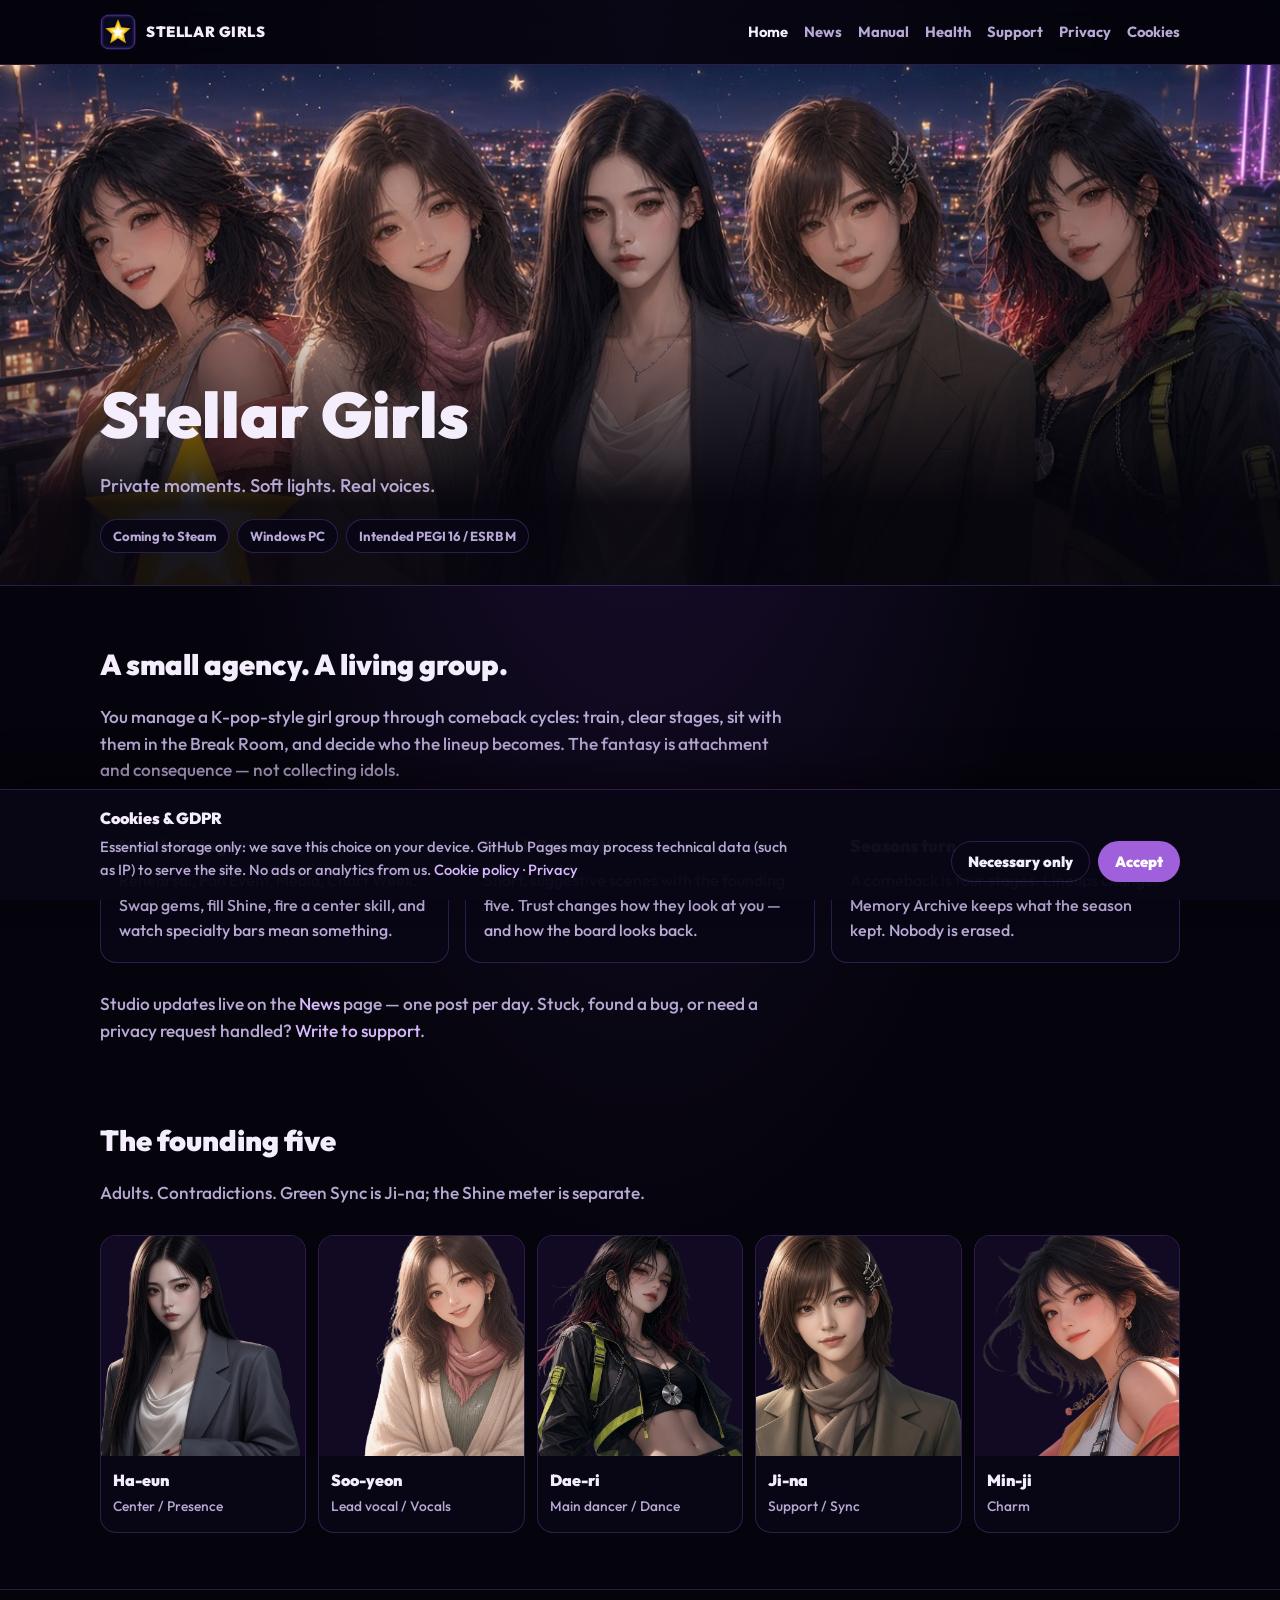
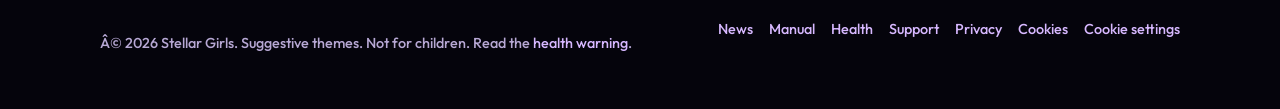
<file: index.html>
﻿<!doctype html>
<html lang="en">
  <head>
    <meta charset="UTF-8" />
    <meta name="viewport" content="width=device-width, initial-scale=1" />
    <title>Stellar Girls</title>
    <meta
      name="description"
      content="Stellar Girls is a PC idol-management match-3 with visual novel scenes. Coming to Steam."
    />
    <link rel="icon" href="assets/icon.jpg" />
    <link rel="stylesheet" href="styles.css" />
  </head>
  <body>
    <header class="site-header">
      <div class="wrap">
        <a class="brand" href="index.html">
          <img src="assets/icon.jpg" alt="" />
          Stellar Girls
        </a>
        <nav class="nav" aria-label="Primary">
          <a href="index.html" aria-current="page">Home</a>
          
          <a href="news.html">News</a>
          <a href="manual.html">Manual</a>
          <a href="health.html">Health</a>
          <a href="support.html">Support</a>
          <a href="privacy.html">Privacy</a>
          <a href="cookies.html">Cookies</a>
        </nav>
      </div>
    </header>

    <section class="hero">
      <img class="hero-art" src="assets/capsule_main.jpg" alt="The five founding members of Stellar Girls on a city rooftop at night" />
      <div class="hero-copy">
        <div class="wrap">
          <h1>Stellar Girls</h1>
          <p class="tagline">Private moments. Soft lights. Real voices.</p>
          <div class="pills">
            <span class="pill">Coming to Steam</span>
            <span class="pill">Windows PC</span>
            <span class="pill">Intended PEGI 16 / ESRB M</span>
          </div>
        </div>
      </div>
    </section>

    <main>
      <section class="section">
        <div class="wrap">
          <h2>A small agency. A living group.</h2>
          <p class="lede">
            You manage a K-pop-style girl group through comeback cycles: train, clear stages, sit with them in the Break Room, and decide who the lineup becomes. The fantasy is attachment and consequence — not collecting idols.
          </p>
          <div class="grid-3">
            <article class="card">
              <h3>Match-3 stages</h3>
              <p>Rehearsal, Fan Event, Media, Chart Week. Swap gems, fill Shine, fire a center skill, and watch specialty bars mean something.</p>
            </article>
            <article class="card">
              <h3>Break Room VN</h3>
              <p>Short, suggestive scenes with the founding five. Trust changes how they look at you — and how the board looks back.</p>
            </article>
            <article class="card">
              <h3>Seasons turn</h3>
              <p>A comeback is four stages. Lineups change. Memory Archive keeps what the season kept. Nobody is erased.</p>
            </article>
          </div>
          <p class="lede" style="margin-top: 28px">
            Studio updates live on the <a href="news.html">News</a> page — one post per day.
            Stuck, found a bug, or need a privacy request handled?
            <a href="support.html">Write to support</a>.
          </p>
        </div>
      </section>

      <section class="section" style="padding-top: 0">
        <div class="wrap">
          <h2>The founding five</h2>
          <p class="lede">Adults. Contradictions. Green Sync is Ji-na; the Shine meter is separate.</p>
          <div class="idols">
            <article class="idol">
              <div class="idol-pic haeun" role="img" aria-label="Ha-eun"></div>
              <div class="idol-meta">
                <strong>Ha-eun</strong>
                <span>Center / Presence</span>
              </div>
            </article>
            <article class="idol">
              <div class="idol-pic sooyeon" role="img" aria-label="Soo-yeon"></div>
              <div class="idol-meta">
                <strong>Soo-yeon</strong>
                <span>Lead vocal / Vocals</span>
              </div>
            </article>
            <article class="idol">
              <div class="idol-pic daeri" role="img" aria-label="Dae-ri"></div>
              <div class="idol-meta">
                <strong>Dae-ri</strong>
                <span>Main dancer / Dance</span>
              </div>
            </article>
            <article class="idol">
              <div class="idol-pic jina" role="img" aria-label="Ji-na"></div>
              <div class="idol-meta">
                <strong>Ji-na</strong>
                <span>Support / Sync</span>
              </div>
            </article>
            <article class="idol">
              <div class="idol-pic minji" role="img" aria-label="Min-ji"></div>
              <div class="idol-meta">
                <strong>Min-ji</strong>
                <span>Charm</span>
              </div>
            </article>
          </div>
        </div>
      </section>
    </main>

    <footer class="site-footer">
      <div class="wrap">
        <p>Â© 2026 Stellar Girls. Suggestive themes. Not for children. Read the <a href="health.html">health warning</a>.</p>
        <nav>
          <a href="news.html">News</a>
          <a href="manual.html">Manual</a>
          <a href="health.html">Health</a>
          <a href="support.html">Support</a>
          <a href="privacy.html">Privacy</a>
          <a href="cookies.html">Cookies</a>
          <a href="#" data-cookie-settings>Cookie settings</a>
        </nav>
      </div>
    </footer>

    <div id="cookie-banner" class="cookie-banner" role="dialog" aria-labelledby="cookie-title" aria-describedby="cookie-desc">
      <div class="cookie-inner wrap">
        <div>
          <p id="cookie-title" class="cookie-title">Cookies &amp; GDPR</p>
          <p id="cookie-desc">
            Essential storage only: we save this choice on your device. GitHub Pages may process technical data (such as IP) to serve the site. No ads or analytics from us.
            <a href="cookies.html">Cookie policy</a> ·
            <a href="privacy.html">Privacy</a>
          </p>
        </div>
        <div class="cookie-actions">
          <button type="button" class="btn ghost" data-cookie="necessary">Necessary only</button>
          <button type="button" class="btn primary" data-cookie="all">Accept</button>
        </div>
      </div>
    </div>
    <script src="consent.js" defer></script>
  </body>
</html>
</file>
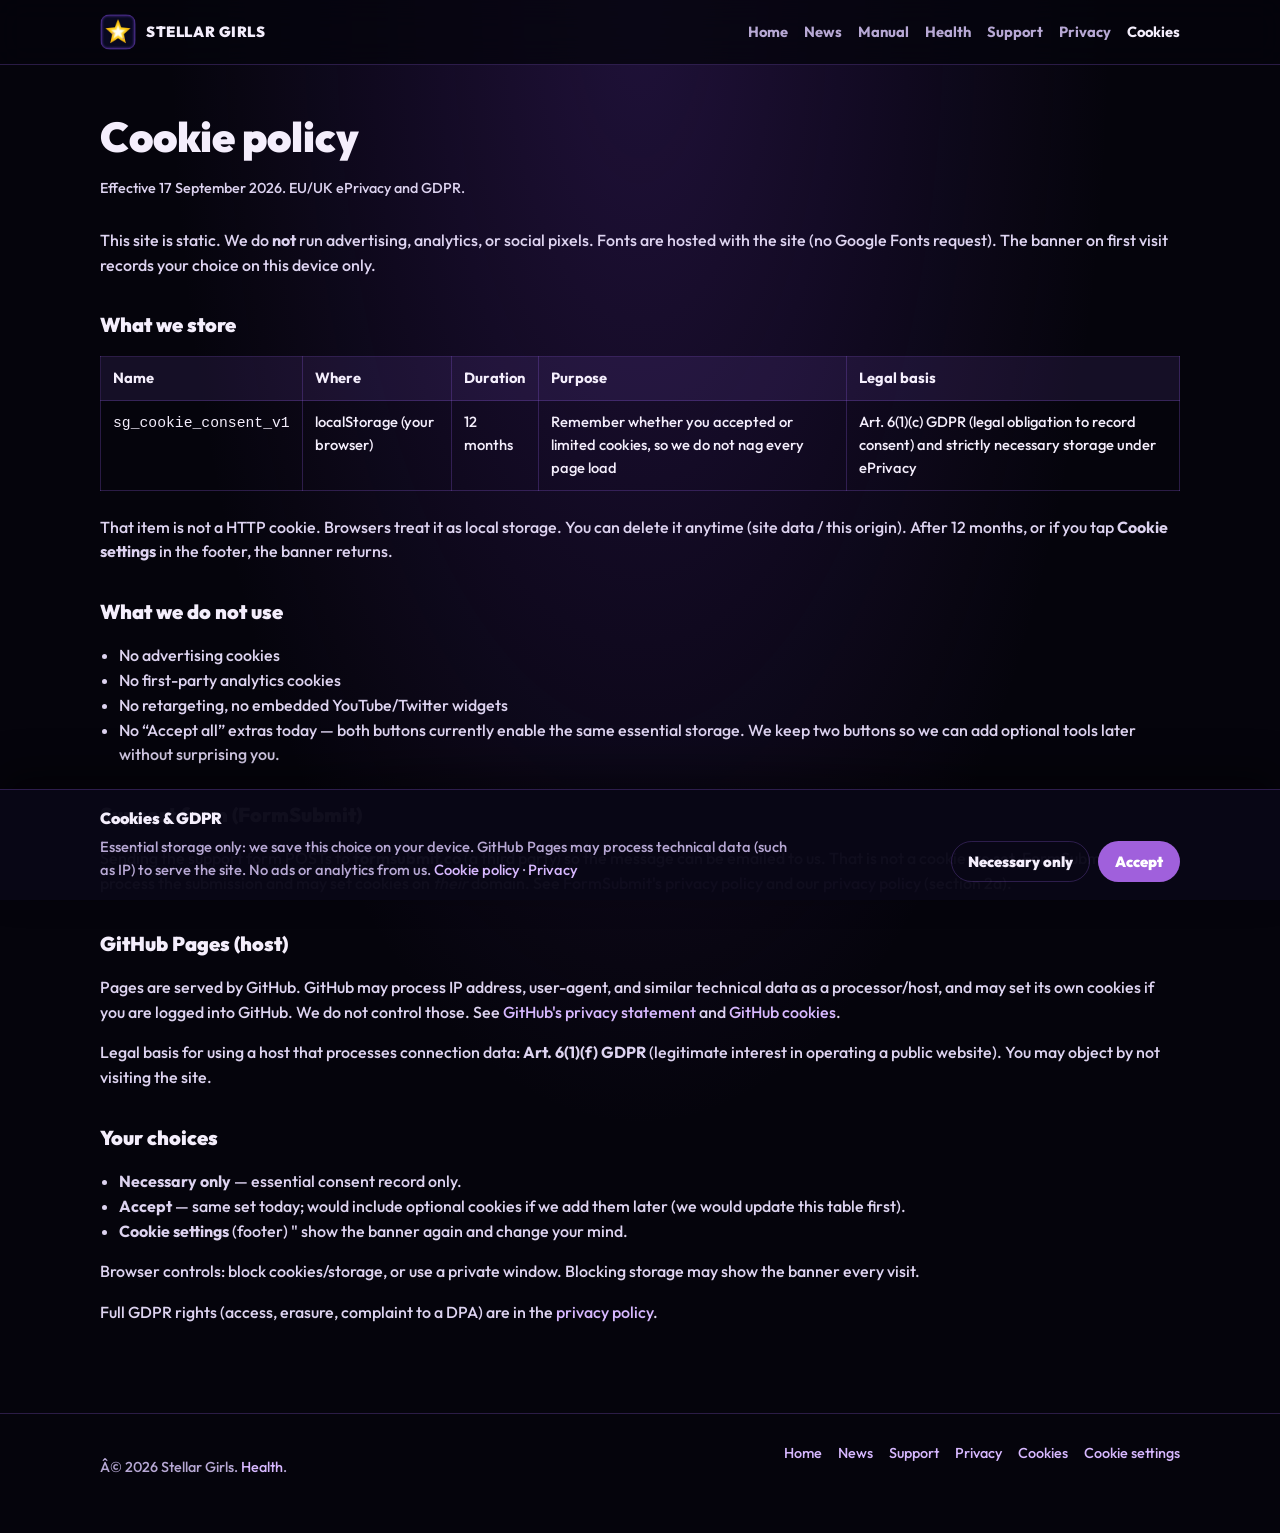
<file: cookies.html>
﻿<!doctype html>
<html lang="en">
  <head>
    <meta charset="UTF-8" />
    <meta name="viewport" content="width=device-width, initial-scale=1" />
    <title>Cookies — Stellar Girls</title>
    <meta name="description" content="Cookie policy for the Stellar Girls website (GDPR / ePrivacy)." />
    <link rel="icon" href="assets/icon.jpg" />
    <link rel="stylesheet" href="styles.css" />
  </head>
  <body>
    <header class="site-header">
      <div class="wrap">
        <a class="brand" href="index.html">
          <img src="assets/icon.jpg" alt="" />
          Stellar Girls
        </a>
        <nav class="nav" aria-label="Primary">
          <a href="index.html">Home</a>
          
          <a href="news.html">News</a>
          <a href="manual.html">Manual</a>
          <a href="health.html">Health</a>
          <a href="support.html">Support</a>
          <a href="privacy.html">Privacy</a>
          <a href="cookies.html" aria-current="page">Cookies</a>
        </nav>
      </div>
    </header>

    <main class="doc">
      <div class="wrap">
        <h1>Cookie policy</h1>
        <p class="updated">Effective 17 September 2026. EU/UK ePrivacy and GDPR.</p>

        <p>
          This site is static. We do <strong>not</strong> run advertising, analytics, or social pixels. Fonts are hosted with the site (no Google Fonts request). The banner on first visit records your choice on this device only.
        </p>

        <h2>What we store</h2>
        <div class="table-wrap">
          <table class="doc-table">
            <thead>
              <tr>
                <th>Name</th>
                <th>Where</th>
                <th>Duration</th>
                <th>Purpose</th>
                <th>Legal basis</th>
              </tr>
            </thead>
            <tbody>
              <tr>
                <td><code>sg_cookie_consent_v1</code></td>
                <td>localStorage (your browser)</td>
                <td>12 months</td>
                <td>Remember whether you accepted or limited cookies, so we do not nag every page load</td>
                <td>Art. 6(1)(c) GDPR (legal obligation to record consent) and strictly necessary storage under ePrivacy</td>
              </tr>
            </tbody>
          </table>
        </div>
        <p>That item is not a HTTP cookie. Browsers treat it as local storage. You can delete it anytime (site data / this origin). After 12 months, or if you tap <strong>Cookie settings</strong> in the footer, the banner returns.</p>

        <h2>What we do not use</h2>
        <ul>
          <li>No advertising cookies</li>
          <li>No first-party analytics cookies</li>
          <li>No retargeting, no embedded YouTube/Twitter widgets</li>
          <li>No “Accept all” extras today — both buttons currently enable the same essential storage. We keep two buttons so we can add optional tools later without surprising you.</li>
        </ul>

        <h2>Support form (FormSubmit)</h2>
        <p>
          Sending the <a href="support.html">support form</a> POSTs to <strong>formsubmit.co</strong> (a third party) so the message can be emailed to us. That is not a cookie we set. FormSubmit may process the submission and may set cookies on <em>their</em> domain. See
          <a href="https://formsubmit.co/privacy.pdf">FormSubmit's privacy policy</a>
          and our <a href="privacy.html">privacy policy</a> (section 2a).
        </p>

        <h2>GitHub Pages (host)</h2>
        <p>
          Pages are served by GitHub. GitHub may process IP address, user-agent, and similar technical data as a processor/host, and may set its own cookies if you are logged into GitHub. We do not control those. See
          <a href="https://docs.github.com/en/site-policy/privacy-policies/github-privacy-statement">GitHub's privacy statement</a>
          and
          <a href="https://docs.github.com/en/site-policy/privacy-policies/github-cookies">GitHub cookies</a>.
        </p>
        <p>Legal basis for using a host that processes connection data: <strong>Art. 6(1)(f) GDPR</strong> (legitimate interest in operating a public website). You may object by not visiting the site.</p>

        <h2>Your choices</h2>
        <ul>
          <li><strong>Necessary only</strong> — essential consent record only.</li>
          <li><strong>Accept</strong> — same set today; would include optional cookies if we add them later (we would update this table first).</li>
          <li><strong>Cookie settings</strong> (footer) " show the banner again and change your mind.</li>
        </ul>
        <p>Browser controls: block cookies/storage, or use a private window. Blocking storage may show the banner every visit.</p>
        <p>Full GDPR rights (access, erasure, complaint to a DPA) are in the <a href="privacy.html">privacy policy</a>.</p>
      </div>
    </main>

    <footer class="site-footer">
      <div class="wrap">
        <p>Â© 2026 Stellar Girls. <a href="health.html">Health</a>.</p>
        <nav>
          <a href="index.html">Home</a>
          
          <a href="news.html">News</a>
          <a href="support.html">Support</a>
          <a href="privacy.html">Privacy</a>
          <a href="cookies.html">Cookies</a>
          <a href="#" data-cookie-settings>Cookie settings</a>
        </nav>
      </div>
    </footer>

    <div id="cookie-banner" class="cookie-banner" role="dialog" aria-labelledby="cookie-title" aria-describedby="cookie-desc">
      <div class="cookie-inner wrap">
        <div>
          <p id="cookie-title" class="cookie-title">Cookies &amp; GDPR</p>
          <p id="cookie-desc">
            Essential storage only: we save this choice on your device. GitHub Pages may process technical data (such as IP) to serve the site. No ads or analytics from us.
            <a href="cookies.html">Cookie policy</a> ·
            <a href="privacy.html">Privacy</a>
          </p>
        </div>
        <div class="cookie-actions">
          <button type="button" class="btn ghost" data-cookie="necessary">Necessary only</button>
          <button type="button" class="btn primary" data-cookie="all">Accept</button>
        </div>
      </div>
    </div>
    <script src="consent.js" defer></script>
  </body>
</html>
</file>
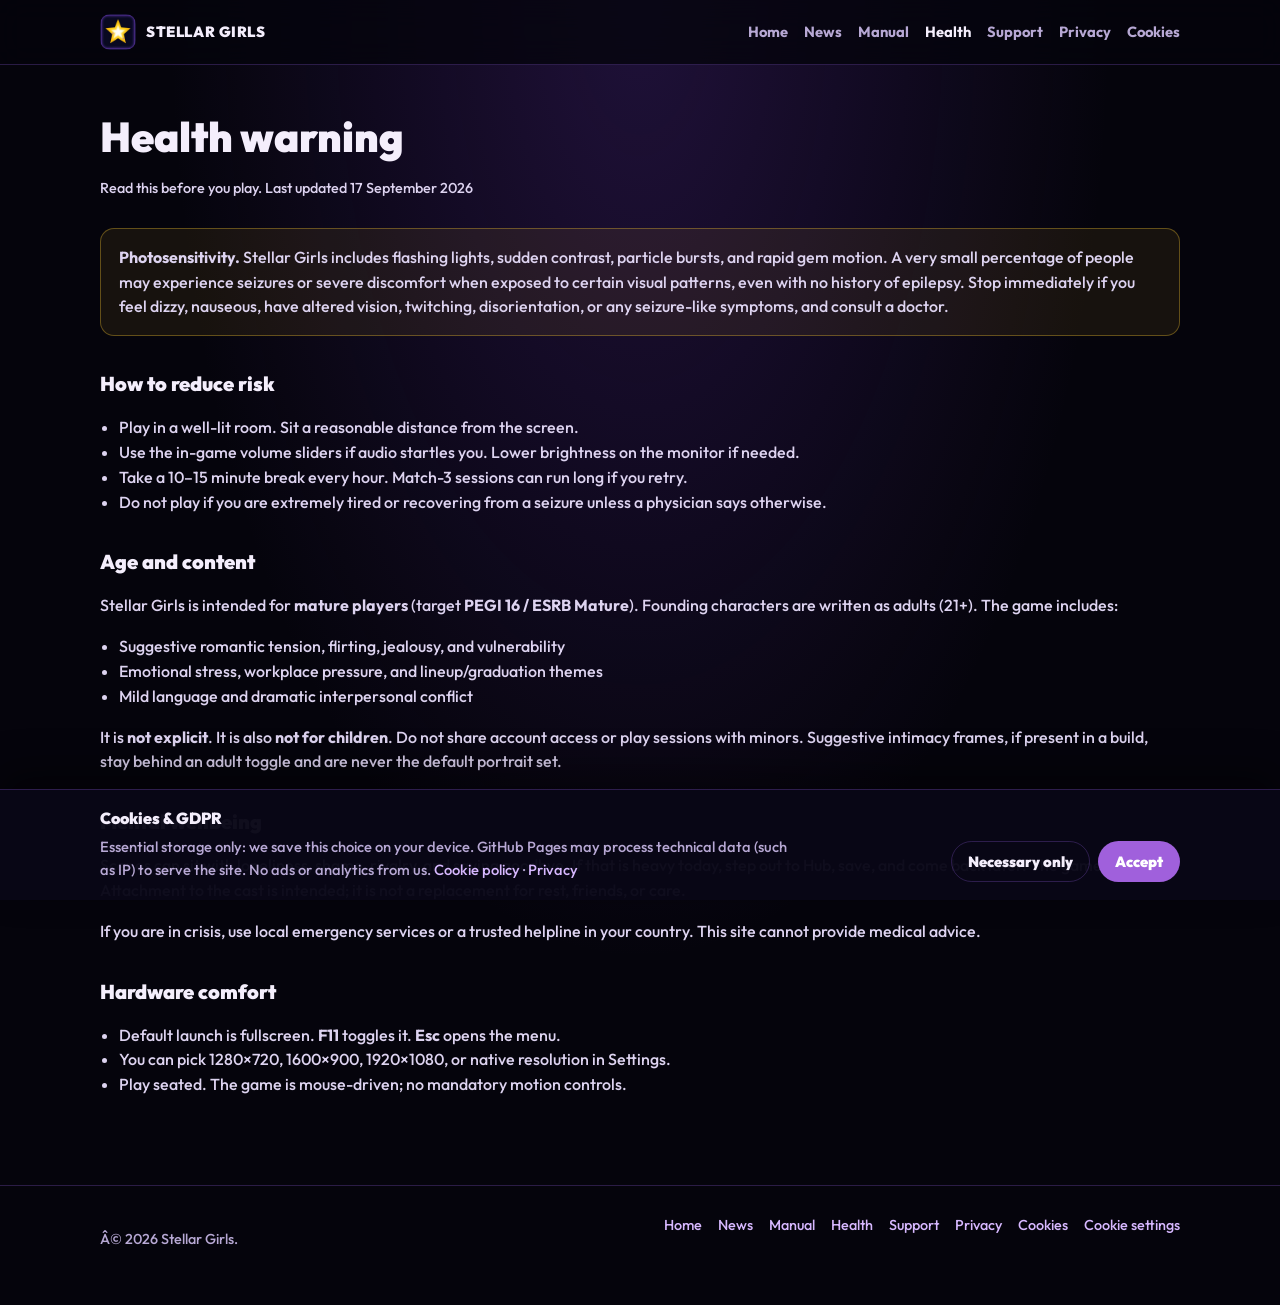
<file: health.html>
﻿<!doctype html>
<html lang="en">
  <head>
    <meta charset="UTF-8" />
    <meta name="viewport" content="width=device-width, initial-scale=1" />
    <title>Health warning — Stellar Girls</title>
    <meta name="description" content="Photosensitivity, age rating, and wellbeing notes for Stellar Girls." />
    <link rel="icon" href="assets/icon.jpg" />
    <link rel="stylesheet" href="styles.css" />
  </head>
  <body>
    <header class="site-header">
      <div class="wrap">
        <a class="brand" href="index.html">
          <img src="assets/icon.jpg" alt="" />
          Stellar Girls
        </a>
        <nav class="nav" aria-label="Primary">
          <a href="index.html">Home</a>
          
          <a href="news.html">News</a>
          <a href="manual.html">Manual</a>
          <a href="health.html" aria-current="page">Health</a>
          <a href="support.html">Support</a>
          <a href="privacy.html">Privacy</a>
          <a href="cookies.html">Cookies</a>
        </nav>
      </div>
    </header>

    <main class="doc">
      <div class="wrap">
        <h1>Health warning</h1>
        <p class="updated">Read this before you play. Last updated 17 September 2026</p>

        <div class="warn">
          <p style="margin:0">
            <strong>Photosensitivity.</strong> Stellar Girls includes flashing lights, sudden contrast, particle bursts, and rapid gem motion. A very small percentage of people may experience seizures or severe discomfort when exposed to certain visual patterns, even with no history of epilepsy. Stop immediately if you feel dizzy, nauseous, have altered vision, twitching, disorientation, or any seizure-like symptoms, and consult a doctor.
          </p>
        </div>

        <h2>How to reduce risk</h2>
        <ul>
          <li>Play in a well-lit room. Sit a reasonable distance from the screen.</li>
          <li>Use the in-game volume sliders if audio startles you. Lower brightness on the monitor if needed.</li>
          <li>Take a 10–15 minute break every hour. Match-3 sessions can run long if you retry.</li>
          <li>Do not play if you are extremely tired or recovering from a seizure unless a physician says otherwise.</li>
        </ul>

        <h2>Age and content</h2>
        <p>Stellar Girls is intended for <strong>mature players</strong> (target <strong>PEGI 16 / ESRB Mature</strong>). Founding characters are written as adults (21+). The game includes:</p>
        <ul>
          <li>Suggestive romantic tension, flirting, jealousy, and vulnerability</li>
          <li>Emotional stress, workplace pressure, and lineup/graduation themes</li>
          <li>Mild language and dramatic interpersonal conflict</li>
        </ul>
        <p>It is <strong>not explicit</strong>. It is also <strong>not for children</strong>. Do not share account access or play sessions with minors. Suggestive intimacy frames, if present in a build, stay behind an adult toggle and are never the default portrait set.</p>

        <h2>Mental wellbeing</h2>
        <p>Scenes can sit with loneliness, shame, rivalry, and saying goodbye. If that is heavy today, step out to Hub, save, and come back later. The game is fiction. Attachment to the cast is intended; it is not a replacement for rest, friends, or care.</p>
        <p>If you are in crisis, use local emergency services or a trusted helpline in your country. This site cannot provide medical advice.</p>

        <h2>Hardware comfort</h2>
        <ul>
          <li>Default launch is fullscreen. <strong>F11</strong> toggles it. <strong>Esc</strong> opens the menu.</li>
          <li>You can pick 1280×720, 1600×900, 1920×1080, or native resolution in Settings.</li>
          <li>Play seated. The game is mouse-driven; no mandatory motion controls.</li>
        </ul>
      </div>
    </main>

    <footer class="site-footer">
      <div class="wrap">
        <p>Â© 2026 Stellar Girls.</p>
        <nav>
          <a href="index.html">Home</a>
          
          <a href="news.html">News</a>
          <a href="manual.html">Manual</a>
          <a href="health.html">Health</a>
          <a href="support.html">Support</a>
          <a href="privacy.html">Privacy</a>
          <a href="cookies.html">Cookies</a>
          <a href="#" data-cookie-settings>Cookie settings</a>
        </nav>
      </div>
    </footer>

    <div id="cookie-banner" class="cookie-banner" role="dialog" aria-labelledby="cookie-title" aria-describedby="cookie-desc">
      <div class="cookie-inner wrap">
        <div>
          <p id="cookie-title" class="cookie-title">Cookies &amp; GDPR</p>
          <p id="cookie-desc">
            Essential storage only: we save this choice on your device. GitHub Pages may process technical data (such as IP) to serve the site. No ads or analytics from us.
            <a href="cookies.html">Cookie policy</a> ·
            <a href="privacy.html">Privacy</a>
          </p>
        </div>
        <div class="cookie-actions">
          <button type="button" class="btn ghost" data-cookie="necessary">Necessary only</button>
          <button type="button" class="btn primary" data-cookie="all">Accept</button>
        </div>
      </div>
    </div>
    <script src="consent.js" defer></script>
  </body>
</html>
</file>
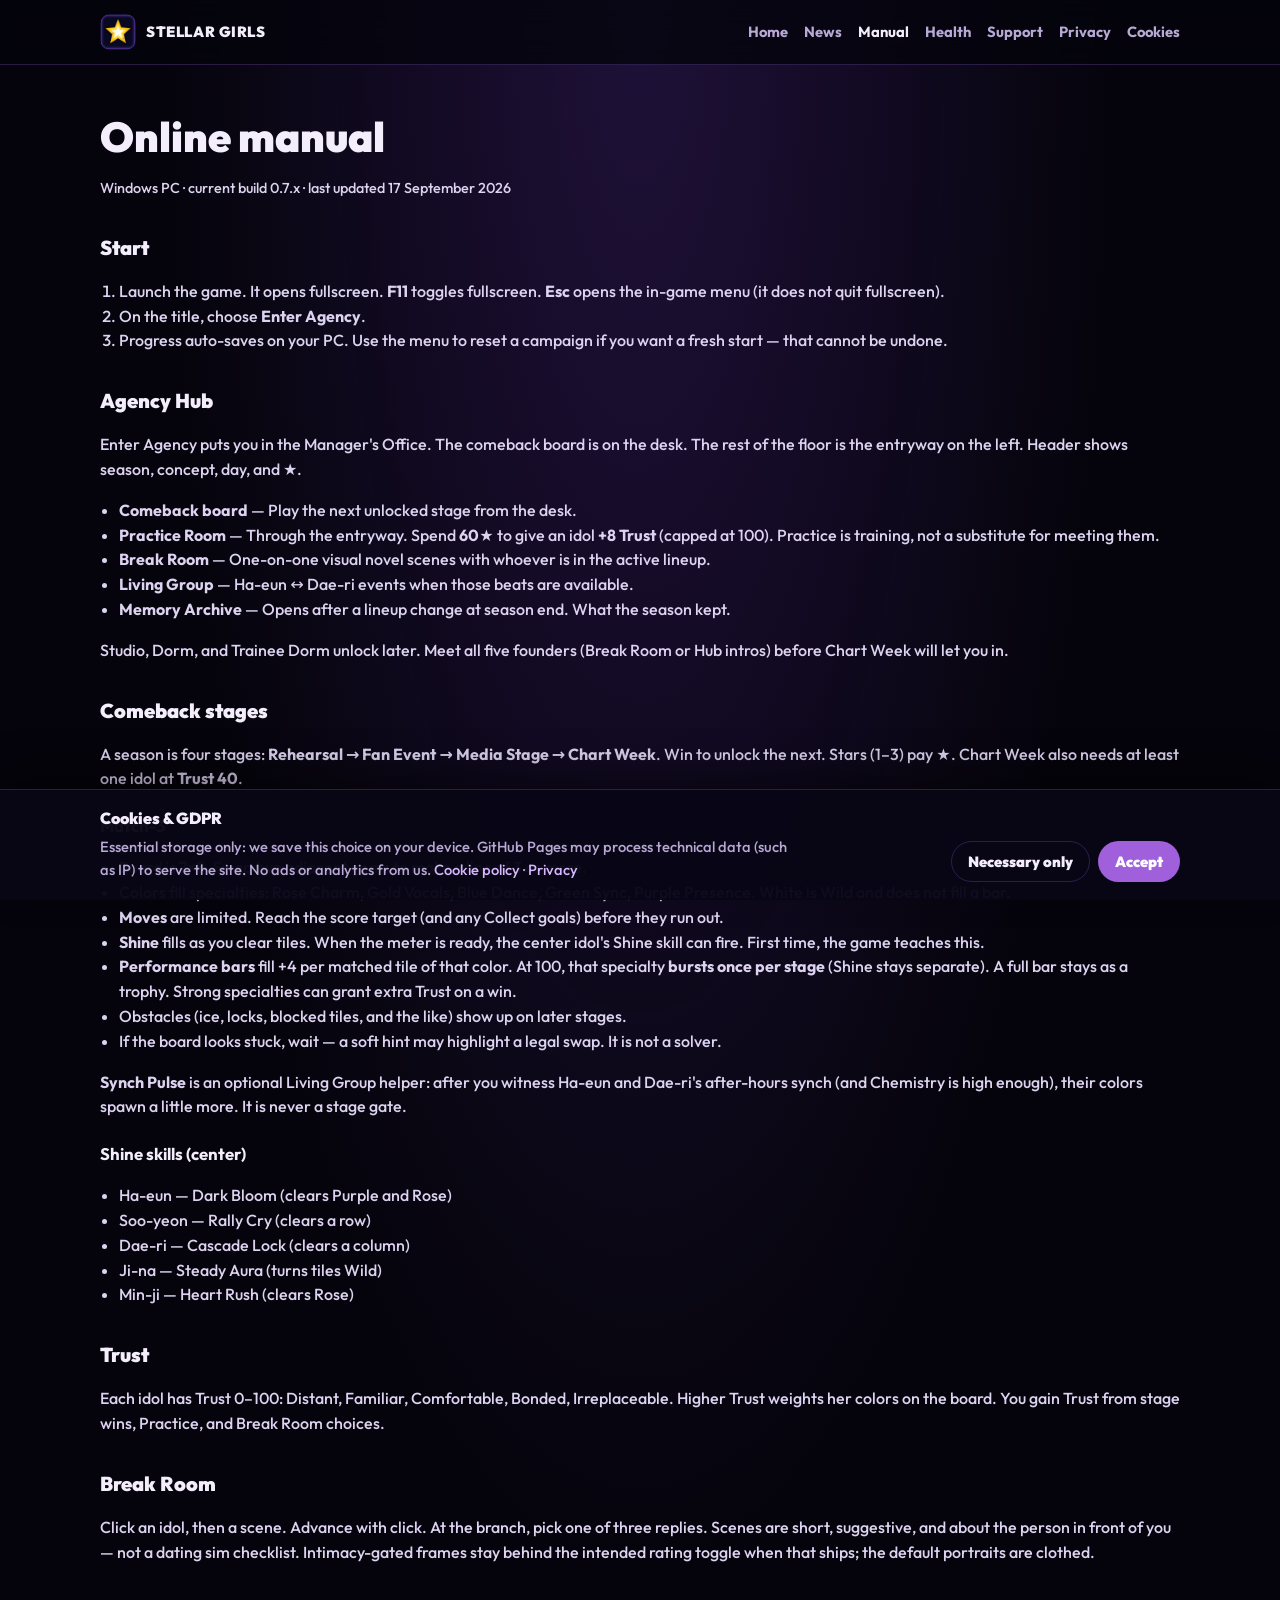
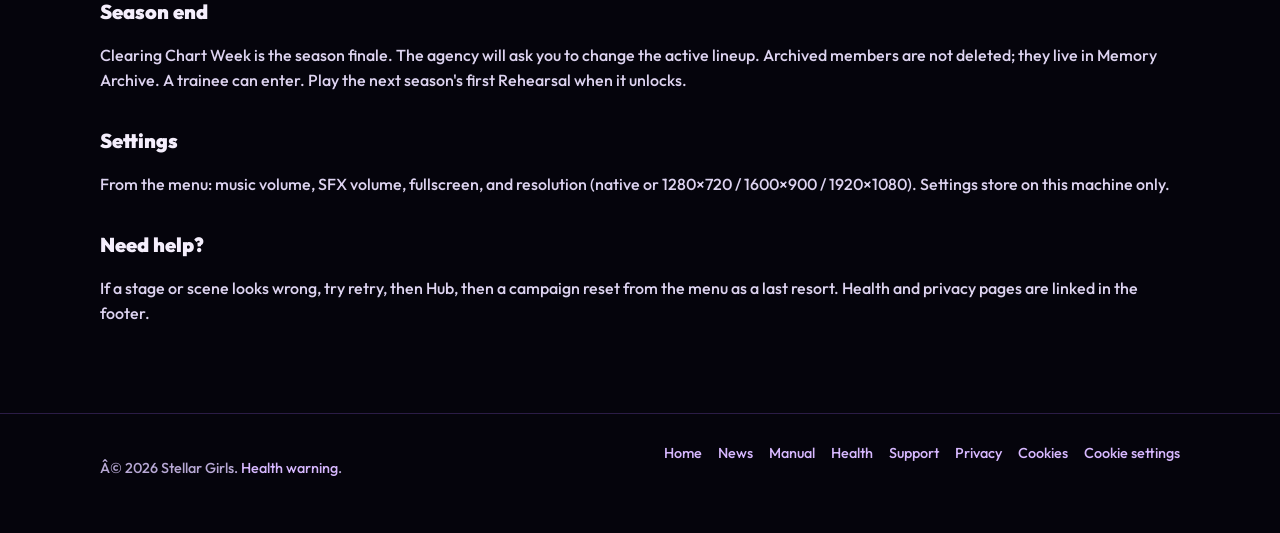
<file: manual.html>
﻿<!doctype html>
<html lang="en">
  <head>
    <meta charset="UTF-8" />
    <meta name="viewport" content="width=device-width, initial-scale=1" />
    <title>Manual — Stellar Girls</title>
    <meta name="description" content="How to play Stellar Girls: Agency Hub, match-3 stages, Trust, Break Room, and seasons." />
    <link rel="icon" href="assets/icon.jpg" />
    <link rel="stylesheet" href="styles.css" />
  </head>
  <body>
    <header class="site-header">
      <div class="wrap">
        <a class="brand" href="index.html">
          <img src="assets/icon.jpg" alt="" />
          Stellar Girls
        </a>
        <nav class="nav" aria-label="Primary">
          <a href="index.html">Home</a>
          
          <a href="news.html">News</a>
          <a href="manual.html" aria-current="page">Manual</a>
          <a href="health.html">Health</a>
          <a href="support.html">Support</a>
          <a href="privacy.html">Privacy</a>
          <a href="cookies.html">Cookies</a>
        </nav>
      </div>
    </header>

    <main class="doc">
      <div class="wrap">
        <h1>Online manual</h1>
        <p class="updated">Windows PC · current build 0.7.x · last updated 17 September 2026</p>

        <h2>Start</h2>
        <ol>
          <li>Launch the game. It opens fullscreen. <strong>F11</strong> toggles fullscreen. <strong>Esc</strong> opens the in-game menu (it does not quit fullscreen).</li>
          <li>On the title, choose <strong>Enter Agency</strong>.</li>
          <li>Progress auto-saves on your PC. Use the menu to reset a campaign if you want a fresh start — that cannot be undone.</li>
        </ol>

        <h2>Agency Hub</h2>
        <p>Enter Agency puts you in the Manager's Office. The comeback board is on the desk. The rest of the floor is the entryway on the left. Header shows season, concept, day, and ★.</p>
        <ul>
          <li><strong>Comeback board</strong> — Play the next unlocked stage from the desk.</li>
          <li><strong>Practice Room</strong> — Through the entryway. Spend <strong>60★</strong> to give an idol <strong>+8 Trust</strong> (capped at 100). Practice is training, not a substitute for meeting them.</li>
          <li><strong>Break Room</strong> — One-on-one visual novel scenes with whoever is in the active lineup.</li>
          <li><strong>Living Group</strong> — Ha-eun ↔ Dae-ri events when those beats are available.</li>
          <li><strong>Memory Archive</strong> — Opens after a lineup change at season end. What the season kept.</li>
        </ul>
        <p>Studio, Dorm, and Trainee Dorm unlock later. Meet all five founders (Break Room or Hub intros) before Chart Week will let you in.</p>

        <h2>Comeback stages</h2>
        <p>A season is four stages: <strong>Rehearsal → Fan Event → Media Stage → Chart Week</strong>. Win to unlock the next. Stars (1–3) pay ★. Chart Week also needs at least one idol at <strong>Trust 40</strong>.</p>

        <h3>Match-3</h3>
        <ul>
          <li>Board is <strong>7×8</strong>. Swap two adjacent gems to make a line of 3 or more.</li>
          <li>Colors fill specialties: Rose Charm, Gold Vocals, Blue Dance, Green Sync, Purple Presence. White is Wild and does not fill a bar.</li>
          <li><strong>Moves</strong> are limited. Reach the score target (and any Collect goals) before they run out.</li>
          <li><strong>Shine</strong> fills as you clear tiles. When the meter is ready, the center idol's Shine skill can fire. First time, the game teaches this.</li>
          <li><strong>Performance bars</strong> fill +4 per matched tile of that color. At 100, that specialty <strong>bursts once per stage</strong> (Shine stays separate). A full bar stays as a trophy. Strong specialties can grant extra Trust on a win.</li>
          <li>Obstacles (ice, locks, blocked tiles, and the like) show up on later stages.</li>
          <li>If the board looks stuck, wait — a soft hint may highlight a legal swap. It is not a solver.</li>
        </ul>
        <p><strong>Synch Pulse</strong> is an optional Living Group helper: after you witness Ha-eun and Dae-ri's after-hours synch (and Chemistry is high enough), their colors spawn a little more. It is never a stage gate.</p>

        <h3>Shine skills (center)</h3>
        <ul>
          <li>Ha-eun — Dark Bloom (clears Purple and Rose)</li>
          <li>Soo-yeon — Rally Cry (clears a row)</li>
          <li>Dae-ri — Cascade Lock (clears a column)</li>
          <li>Ji-na — Steady Aura (turns tiles Wild)</li>
          <li>Min-ji — Heart Rush (clears Rose)</li>
        </ul>

        <h2>Trust</h2>
        <p>Each idol has Trust 0–100: Distant, Familiar, Comfortable, Bonded, Irreplaceable. Higher Trust weights her colors on the board. You gain Trust from stage wins, Practice, and Break Room choices.</p>

        <h2>Break Room</h2>
        <p>Click an idol, then a scene. Advance with click. At the branch, pick one of three replies. Scenes are short, suggestive, and about the person in front of you — not a dating sim checklist. Intimacy-gated frames stay behind the intended rating toggle when that ships; the default portraits are clothed.</p>

        <h2>Season end</h2>
        <p>Clearing Chart Week is the season finale. The agency will ask you to change the active lineup. Archived members are not deleted; they live in Memory Archive. A trainee can enter. Play the next season's first Rehearsal when it unlocks.</p>

        <h2>Settings</h2>
        <p>From the menu: music volume, SFX volume, fullscreen, and resolution (native or 1280×720 / 1600×900 / 1920×1080). Settings store on this machine only.</p>

        <h2>Need help?</h2>
        <p>If a stage or scene looks wrong, try retry, then Hub, then a campaign reset from the menu as a last resort. Health and privacy pages are linked in the footer.</p>
      </div>
    </main>

    <footer class="site-footer">
      <div class="wrap">
        <p>Â© 2026 Stellar Girls. <a href="health.html">Health warning</a>.</p>
        <nav>
          <a href="index.html">Home</a>
          
          <a href="news.html">News</a>
          <a href="manual.html">Manual</a>
          <a href="health.html">Health</a>
          <a href="support.html">Support</a>
          <a href="privacy.html">Privacy</a>
          <a href="cookies.html">Cookies</a>
          <a href="#" data-cookie-settings>Cookie settings</a>
        </nav>
      </div>
    </footer>

    <div id="cookie-banner" class="cookie-banner" role="dialog" aria-labelledby="cookie-title" aria-describedby="cookie-desc">
      <div class="cookie-inner wrap">
        <div>
          <p id="cookie-title" class="cookie-title">Cookies &amp; GDPR</p>
          <p id="cookie-desc">
            Essential storage only: we save this choice on your device. GitHub Pages may process technical data (such as IP) to serve the site. No ads or analytics from us.
            <a href="cookies.html">Cookie policy</a> ·
            <a href="privacy.html">Privacy</a>
          </p>
        </div>
        <div class="cookie-actions">
          <button type="button" class="btn ghost" data-cookie="necessary">Necessary only</button>
          <button type="button" class="btn primary" data-cookie="all">Accept</button>
        </div>
      </div>
    </div>
    <script src="consent.js" defer></script>
  </body>
</html>
</file>
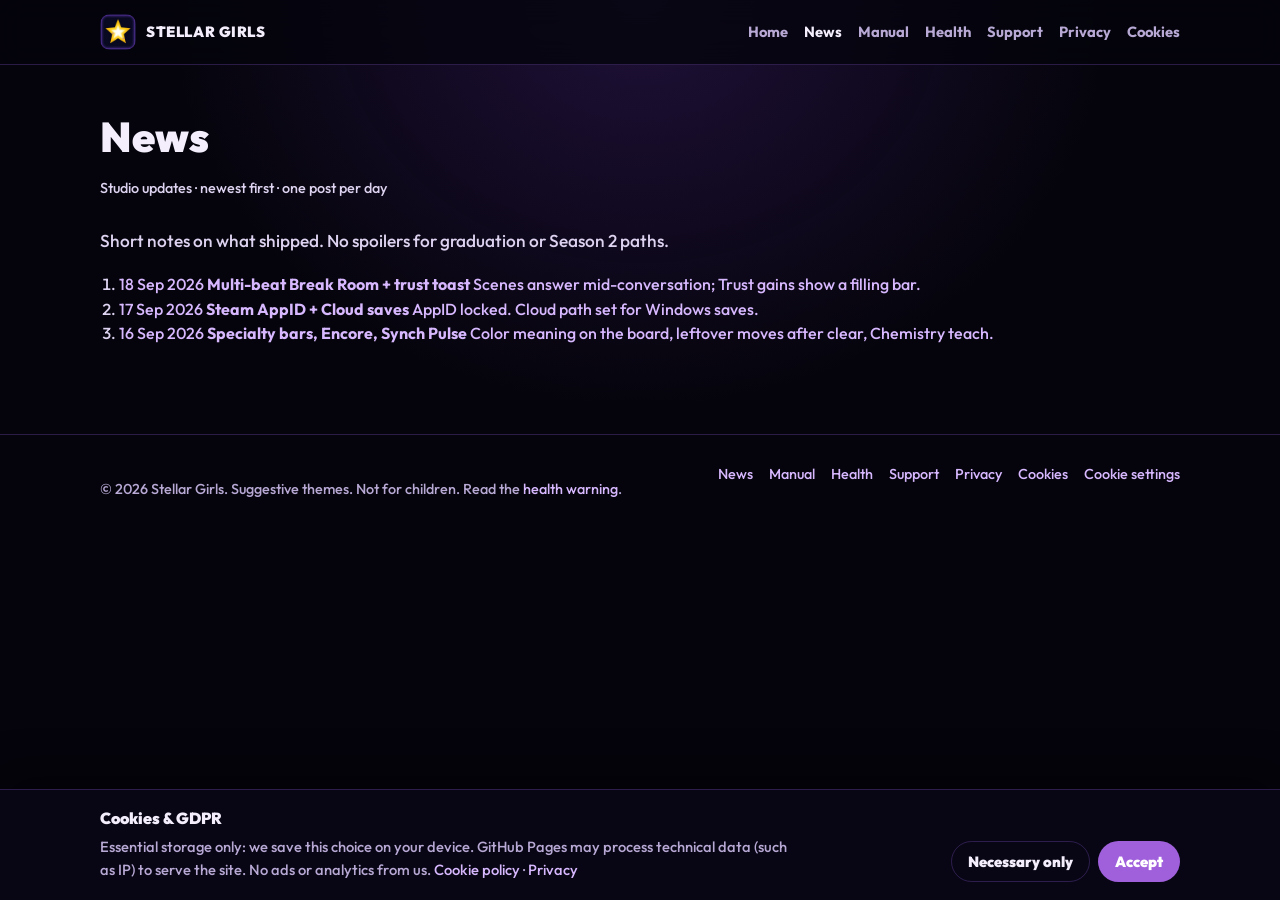
<file: news.html>
<!doctype html>
<html lang="en">
  <head>
    <meta charset="UTF-8" />
    <meta name="viewport" content="width=device-width, initial-scale=1" />
    <title>News — Stellar Girls</title>
    <meta
      name="description"
      content="Development news for Stellar Girls — one update per day from the studio."
    />
    <link rel="icon" href="assets/icon.jpg" />
    <link rel="stylesheet" href="styles.css" />
  </head>
  <body>
    <header class="site-header">
      <div class="wrap">
        <a class="brand" href="index.html">
          <img src="assets/icon.jpg" alt="" />
          Stellar Girls
        </a>
        <nav class="nav" aria-label="Primary">
          <a href="index.html">Home</a>
          <a href="news.html" aria-current="page">News</a>
          <a href="manual.html">Manual</a>
          <a href="health.html">Health</a>
          <a href="support.html">Support</a>
          <a href="privacy.html">Privacy</a>
          <a href="cookies.html">Cookies</a>
        </nav>
      </div>
    </header>

    <main class="doc">
      <div class="wrap">
        <h1>News</h1>
        <p class="updated">Studio updates · newest first · one post per day</p>
        <p class="lede">
          Short notes on what shipped. No spoilers for graduation or Season 2 paths.
        </p>

        <ol class="news-list">
          <li>
            <a class="news-item" href="news/2026-09-18.html">
              <time datetime="2026-09-18">18 Sep 2026</time>
              <strong>Multi-beat Break Room + trust toast</strong>
              <span>Scenes answer mid-conversation; Trust gains show a filling bar.</span>
            </a>
          </li>
          <li>
            <a class="news-item" href="news/2026-09-17.html">
              <time datetime="2026-09-17">17 Sep 2026</time>
              <strong>Steam AppID + Cloud saves</strong>
              <span>AppID locked. Cloud path set for Windows saves.</span>
            </a>
          </li>
          <li>
            <a class="news-item" href="news/2026-09-16.html">
              <time datetime="2026-09-16">16 Sep 2026</time>
              <strong>Specialty bars, Encore, Synch Pulse</strong>
              <span>Color meaning on the board, leftover moves after clear, Chemistry teach.</span>
            </a>
          </li>
        </ol>
      </div>
    </main>

    <footer class="site-footer">
      <div class="wrap">
        <p>© 2026 Stellar Girls. Suggestive themes. Not for children. Read the <a href="health.html">health warning</a>.</p>
        <nav>
          <a href="news.html">News</a>
          <a href="manual.html">Manual</a>
          <a href="health.html">Health</a>
          <a href="support.html">Support</a>
          <a href="privacy.html">Privacy</a>
          <a href="cookies.html">Cookies</a>
          <a href="#" data-cookie-settings>Cookie settings</a>
        </nav>
      </div>
    </footer>

    <div id="cookie-banner" class="cookie-banner" role="dialog" aria-labelledby="cookie-title" aria-describedby="cookie-desc">
      <div class="cookie-inner wrap">
        <div>
          <p id="cookie-title" class="cookie-title">Cookies &amp; GDPR</p>
          <p id="cookie-desc">
            Essential storage only: we save this choice on your device. GitHub Pages may process technical data (such as IP) to serve the site. No ads or analytics from us.
            <a href="cookies.html">Cookie policy</a> ·
            <a href="privacy.html">Privacy</a>
          </p>
        </div>
        <div class="cookie-actions">
          <button type="button" class="btn ghost" data-cookie="necessary">Necessary only</button>
          <button type="button" class="btn primary" data-cookie="all">Accept</button>
        </div>
      </div>
    </div>
    <script src="consent.js" defer></script>
  </body>
</html>
</file>
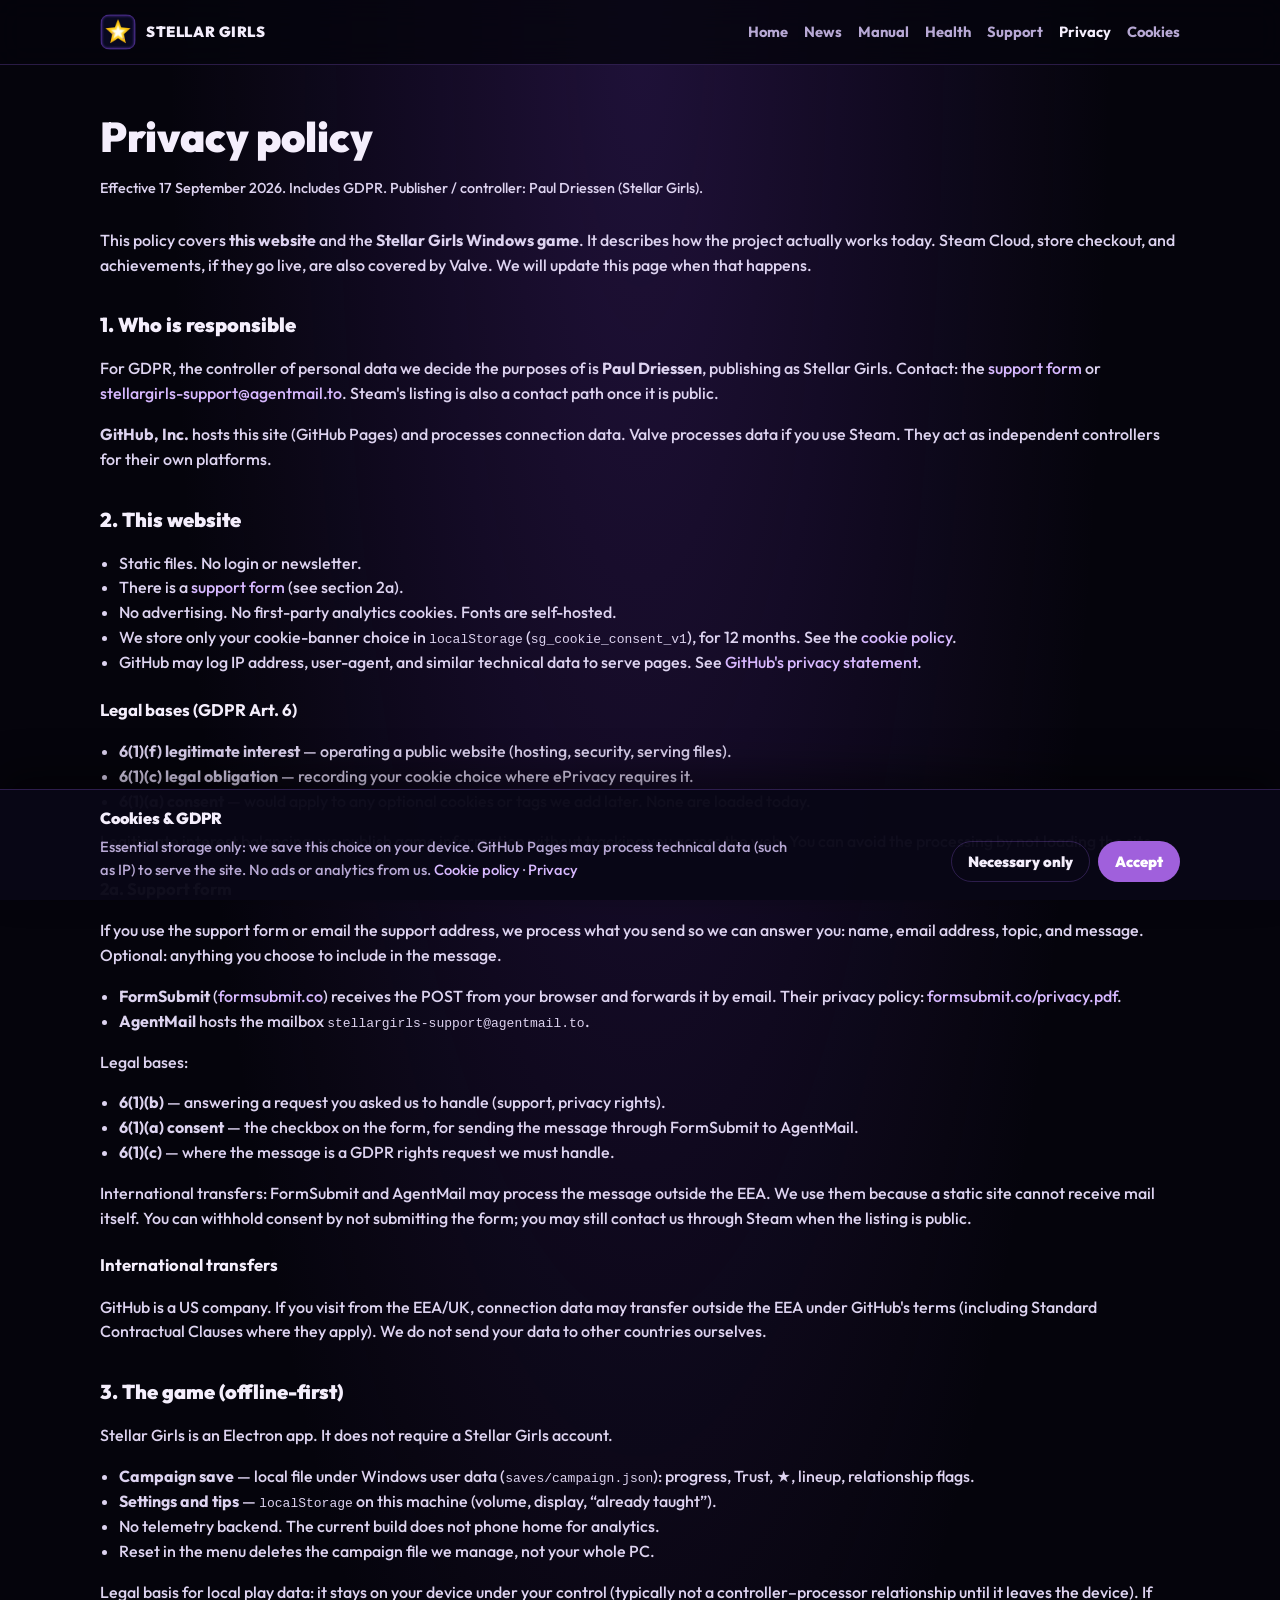
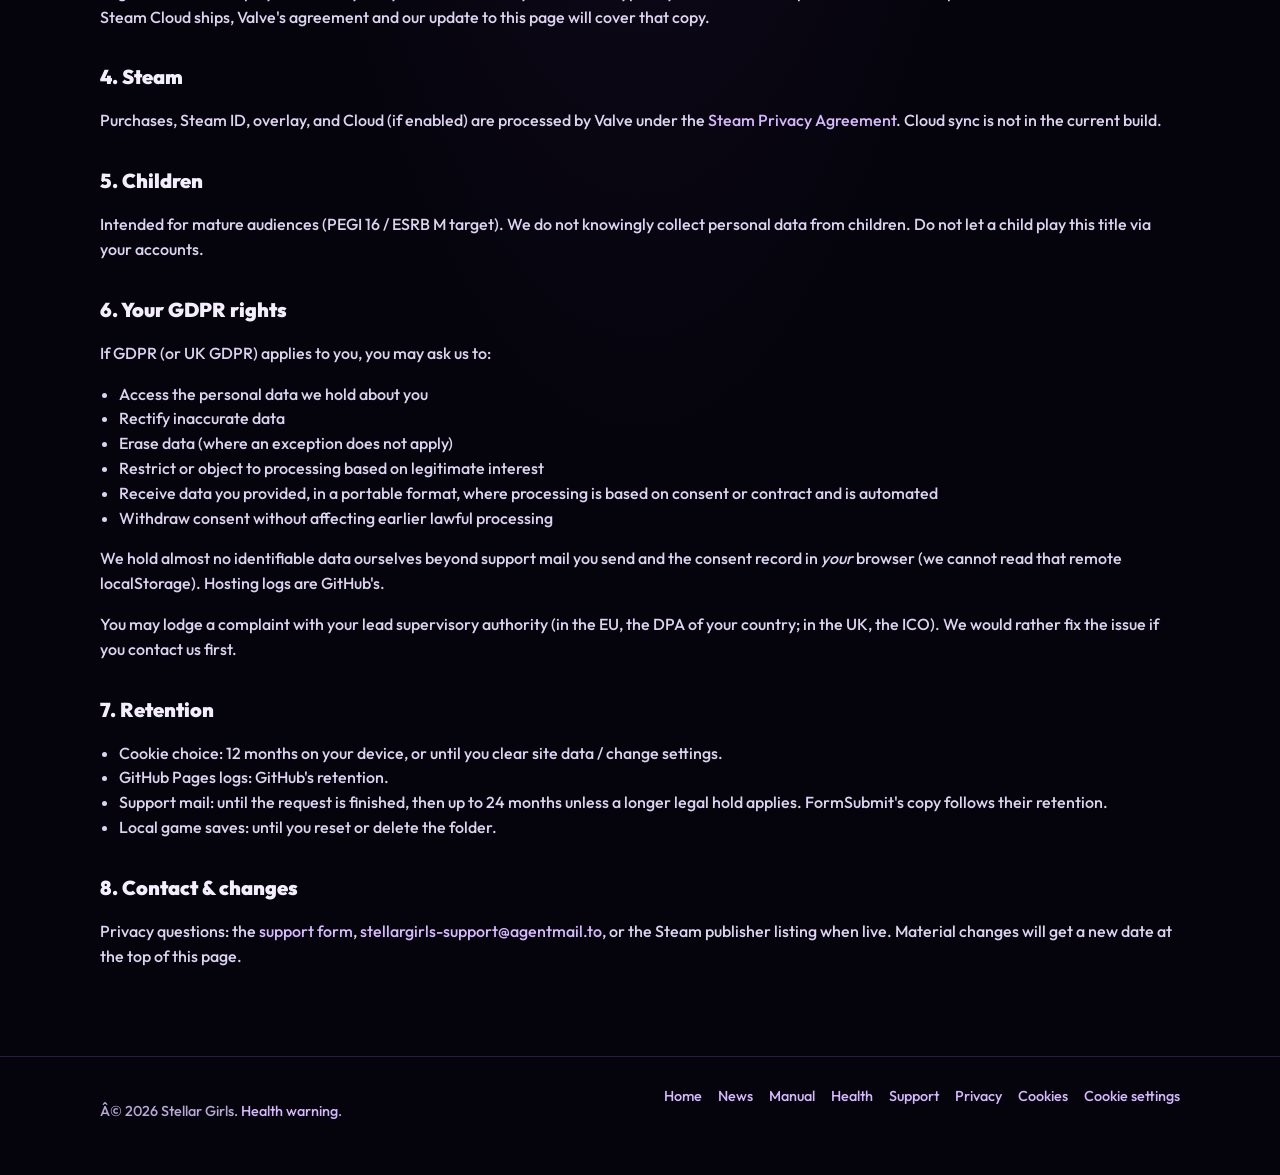
<file: privacy.html>
﻿<!doctype html>
<html lang="en">
  <head>
    <meta charset="UTF-8" />
    <meta name="viewport" content="width=device-width, initial-scale=1" />
    <title>Privacy policy — Stellar Girls</title>
    <meta name="description" content="GDPR privacy policy for the Stellar Girls website and Windows game." />
    <link rel="icon" href="assets/icon.jpg" />
    <link rel="stylesheet" href="styles.css" />
  </head>
  <body>
    <header class="site-header">
      <div class="wrap">
        <a class="brand" href="index.html">
          <img src="assets/icon.jpg" alt="" />
          Stellar Girls
        </a>
        <nav class="nav" aria-label="Primary">
          <a href="index.html">Home</a>
          
          <a href="news.html">News</a>
          <a href="manual.html">Manual</a>
          <a href="health.html">Health</a>
          <a href="support.html">Support</a>
          <a href="privacy.html" aria-current="page">Privacy</a>
          <a href="cookies.html">Cookies</a>
        </nav>
      </div>
    </header>

    <main class="doc">
      <div class="wrap">
        <h1>Privacy policy</h1>
        <p class="updated">Effective 17 September 2026. Includes GDPR. Publisher / controller: Paul Driessen (Stellar Girls).</p>

        <p>
          This policy covers <strong>this website</strong> and the <strong>Stellar Girls Windows game</strong>. It describes how the project actually works today. Steam Cloud, store checkout, and achievements, if they go live, are also covered by Valve. We will update this page when that happens.
        </p>

        <h2>1. Who is responsible</h2>
        <p>
          For GDPR, the controller of personal data we decide the purposes of is <strong>Paul Driessen</strong>, publishing as Stellar Girls.
          Contact: the <a href="support.html">support form</a>
          or <a href="mailto:stellargirls-support@agentmail.to">stellargirls-support@agentmail.to</a>.
          Steam's listing is also a contact path once it is public.
        </p>
        <p>
          <strong>GitHub, Inc.</strong> hosts this site (GitHub Pages) and processes connection data. Valve processes data if you use Steam. They act as independent controllers for their own platforms.
        </p>

        <h2>2. This website</h2>
        <ul>
          <li>Static files. No login or newsletter.</li>
          <li>There is a <a href="support.html">support form</a> (see section 2a).</li>
          <li>No advertising. No first-party analytics cookies. Fonts are self-hosted.</li>
          <li>We store only your cookie-banner choice in <code>localStorage</code> (<code>sg_cookie_consent_v1</code>), for 12 months. See the <a href="cookies.html">cookie policy</a>.</li>
          <li>GitHub may log IP address, user-agent, and similar technical data to serve pages. See <a href="https://docs.github.com/en/site-policy/privacy-policies/github-privacy-statement">GitHub's privacy statement</a>.</li>
        </ul>

        <h3>Legal bases (GDPR Art. 6)</h3>
        <ul>
          <li><strong>6(1)(f) legitimate interest</strong> — operating a public website (hosting, security, serving files).</li>
          <li><strong>6(1)(c) legal obligation</strong> — recording your cookie choice where ePrivacy requires it.</li>
          <li><strong>6(1)(a) consent</strong> — would apply to any optional cookies or tags we add later. None are loaded today.</li>
        </ul>
        <p>Legitimate interest balancing: we publish game information without tracking you across the web. You can avoid the processing by not loading the site.</p>

        <h3>2a. Support form</h3>
        <p>
          If you use the support form or email the support address, we process what you send so we can answer you:
          name, email address, topic, and message. Optional: anything you choose to include in the message.
        </p>
        <ul>
          <li><strong>FormSubmit</strong> (<a href="https://formsubmit.co/">formsubmit.co</a>) receives the POST from your browser and forwards it by email. Their privacy policy: <a href="https://formsubmit.co/privacy.pdf">formsubmit.co/privacy.pdf</a>.</li>
          <li><strong>AgentMail</strong> hosts the mailbox <code>stellargirls-support@agentmail.to</code>.</li>
        </ul>
        <p>Legal bases:</p>
        <ul>
          <li><strong>6(1)(b)</strong> — answering a request you asked us to handle (support, privacy rights).</li>
          <li><strong>6(1)(a) consent</strong> — the checkbox on the form, for sending the message through FormSubmit to AgentMail.</li>
          <li><strong>6(1)(c)</strong> — where the message is a GDPR rights request we must handle.</li>
        </ul>
        <p>
          International transfers: FormSubmit and AgentMail may process the message outside the EEA. We use them because a static site cannot receive mail itself. You can withhold consent by not submitting the form; you may still contact us through Steam when the listing is public.
        </p>

        <h3>International transfers</h3>
        <p>
          GitHub is a US company. If you visit from the EEA/UK, connection data may transfer outside the EEA under GitHub's terms (including Standard Contractual Clauses where they apply). We do not send your data to other countries ourselves.
        </p>

        <h2>3. The game (offline-first)</h2>
        <p>Stellar Girls is an Electron app. It does not require a Stellar Girls account.</p>
        <ul>
          <li><strong>Campaign save</strong> — local file under Windows user data (<code>saves/campaign.json</code>): progress, Trust, ★, lineup, relationship flags.</li>
          <li><strong>Settings and tips</strong> — <code>localStorage</code> on this machine (volume, display, “already taught”).</li>
          <li>No telemetry backend. The current build does not phone home for analytics.</li>
          <li>Reset in the menu deletes the campaign file we manage, not your whole PC.</li>
        </ul>
        <p>Legal basis for local play data: it stays on your device under your control (typically not a controller–processor relationship until it leaves the device). If Steam Cloud ships, Valve's agreement and our update to this page will cover that copy.</p>

        <h2>4. Steam</h2>
        <p>
          Purchases, Steam ID, overlay, and Cloud (if enabled) are processed by Valve under the
          <a href="https://store.steampowered.com/privacy_agreement/">Steam Privacy Agreement</a>.
          Cloud sync is not in the current build.
        </p>

        <h2>5. Children</h2>
        <p>
          Intended for mature audiences (PEGI 16 / ESRB M target). We do not knowingly collect personal data from children. Do not let a child play this title via your accounts.
        </p>

        <h2>6. Your GDPR rights</h2>
        <p>If GDPR (or UK GDPR) applies to you, you may ask us to:</p>
        <ul>
          <li>Access the personal data we hold about you</li>
          <li>Rectify inaccurate data</li>
          <li>Erase data (where an exception does not apply)</li>
          <li>Restrict or object to processing based on legitimate interest</li>
          <li>Receive data you provided, in a portable format, where processing is based on consent or contract and is automated</li>
          <li>Withdraw consent without affecting earlier lawful processing</li>
        </ul>
        <p>
          We hold almost no identifiable data ourselves beyond support mail you send and the consent record in <em>your</em> browser (we cannot read that remote localStorage). Hosting logs are GitHub's.
        </p>
        <p>
          You may lodge a complaint with your lead supervisory authority (in the EU, the DPA of your country; in the UK, the ICO). We would rather fix the issue if you contact us first.
        </p>

        <h2>7. Retention</h2>
        <ul>
          <li>Cookie choice: 12 months on your device, or until you clear site data / change settings.</li>
          <li>GitHub Pages logs: GitHub's retention.</li>
          <li>Support mail: until the request is finished, then up to 24 months unless a longer legal hold applies. FormSubmit's copy follows their retention.</li>
          <li>Local game saves: until you reset or delete the folder.</li>
        </ul>

        <h2>8. Contact &amp; changes</h2>
        <p>
          Privacy questions: the <a href="support.html">support form</a>,
          <a href="mailto:stellargirls-support@agentmail.to">stellargirls-support@agentmail.to</a>,
          or the Steam publisher listing when live. Material changes will get a new date at the top of this page.
        </p>
      </div>
    </main>

    <footer class="site-footer">
      <div class="wrap">
        <p>Â© 2026 Stellar Girls. <a href="health.html">Health warning</a>.</p>
        <nav>
          <a href="index.html">Home</a>
          
          <a href="news.html">News</a>
          <a href="manual.html">Manual</a>
          <a href="health.html">Health</a>
          <a href="support.html">Support</a>
          <a href="privacy.html">Privacy</a>
          <a href="cookies.html">Cookies</a>
          <a href="#" data-cookie-settings>Cookie settings</a>
        </nav>
      </div>
    </footer>

    <div id="cookie-banner" class="cookie-banner" role="dialog" aria-labelledby="cookie-title" aria-describedby="cookie-desc">
      <div class="cookie-inner wrap">
        <div>
          <p id="cookie-title" class="cookie-title">Cookies &amp; GDPR</p>
          <p id="cookie-desc">
            Essential storage only: we save this choice on your device. GitHub Pages may process technical data (such as IP) to serve the site. No ads or analytics from us.
            <a href="cookies.html">Cookie policy</a> ·
            <a href="privacy.html">Privacy</a>
          </p>
        </div>
        <div class="cookie-actions">
          <button type="button" class="btn ghost" data-cookie="necessary">Necessary only</button>
          <button type="button" class="btn primary" data-cookie="all">Accept</button>
        </div>
      </div>
    </div>
    <script src="consent.js" defer></script>
  </body>
</html>
</file>
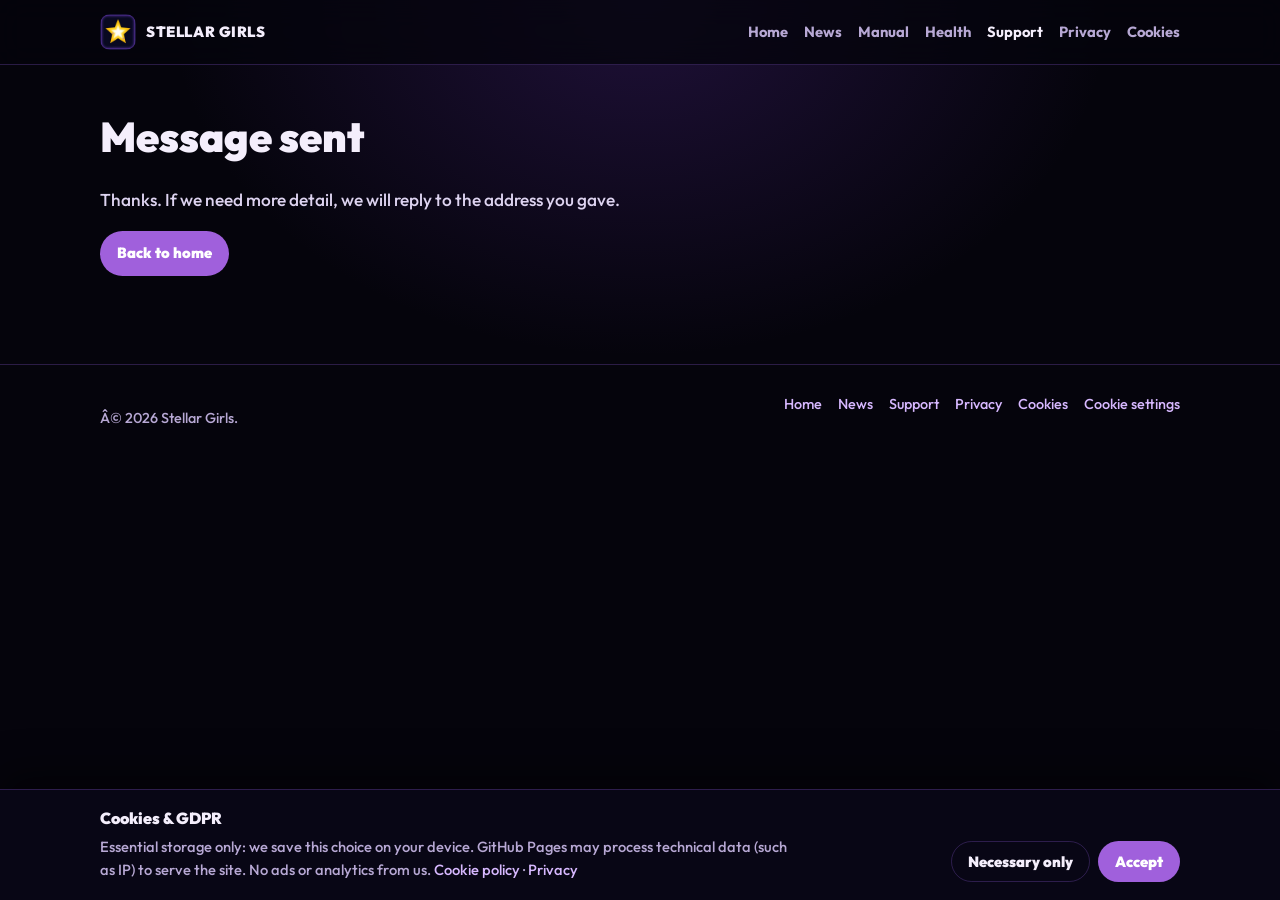
<file: support-thanks.html>
﻿<!doctype html>
<html lang="en">
  <head>
    <meta charset="UTF-8" />
    <meta name="viewport" content="width=device-width, initial-scale=1" />
    <title>Message sent — Stellar Girls</title>
    <meta name="description" content="Your Stellar Girls support message was sent." />
    <link rel="icon" href="assets/icon.jpg" />
    <link rel="stylesheet" href="styles.css" />
  </head>
  <body>
    <header class="site-header">
      <div class="wrap">
        <a class="brand" href="index.html">
          <img src="assets/icon.jpg" alt="" />
          Stellar Girls
        </a>
        <nav class="nav" aria-label="Primary">
          <a href="index.html">Home</a>
          
          <a href="news.html">News</a>
          <a href="manual.html">Manual</a>
          <a href="health.html">Health</a>
          <a href="support.html" aria-current="page">Support</a>
          <a href="privacy.html">Privacy</a>
          <a href="cookies.html">Cookies</a>
        </nav>
      </div>
    </header>

    <main class="doc">
      <div class="wrap">
        <h1>Message sent</h1>
        <p class="lede">
          Thanks. If we need more detail, we will reply to the address you gave.
        </p>
        <p>
          <a class="btn primary" href="index.html">Back to home</a>
        </p>
      </div>
    </main>

    <footer class="site-footer">
      <div class="wrap">
        <p>Â© 2026 Stellar Girls.</p>
        <nav>
          <a href="index.html">Home</a>
          
          <a href="news.html">News</a>
          <a href="support.html">Support</a>
          <a href="privacy.html">Privacy</a>
          <a href="cookies.html">Cookies</a>
          <a href="#" data-cookie-settings>Cookie settings</a>
        </nav>
      </div>
    </footer>

    <div id="cookie-banner" class="cookie-banner" role="dialog" aria-labelledby="cookie-title" aria-describedby="cookie-desc">
      <div class="cookie-inner wrap">
        <div>
          <p id="cookie-title" class="cookie-title">Cookies &amp; GDPR</p>
          <p id="cookie-desc">
            Essential storage only: we save this choice on your device. GitHub Pages may process technical data (such as IP) to serve the site. No ads or analytics from us.
            <a href="cookies.html">Cookie policy</a> ·
            <a href="privacy.html">Privacy</a>
          </p>
        </div>
        <div class="cookie-actions">
          <button type="button" class="btn ghost" data-cookie="necessary">Necessary only</button>
          <button type="button" class="btn primary" data-cookie="all">Accept</button>
        </div>
      </div>
    </div>
    <script src="consent.js" defer></script>
  </body>
</html>
</file>
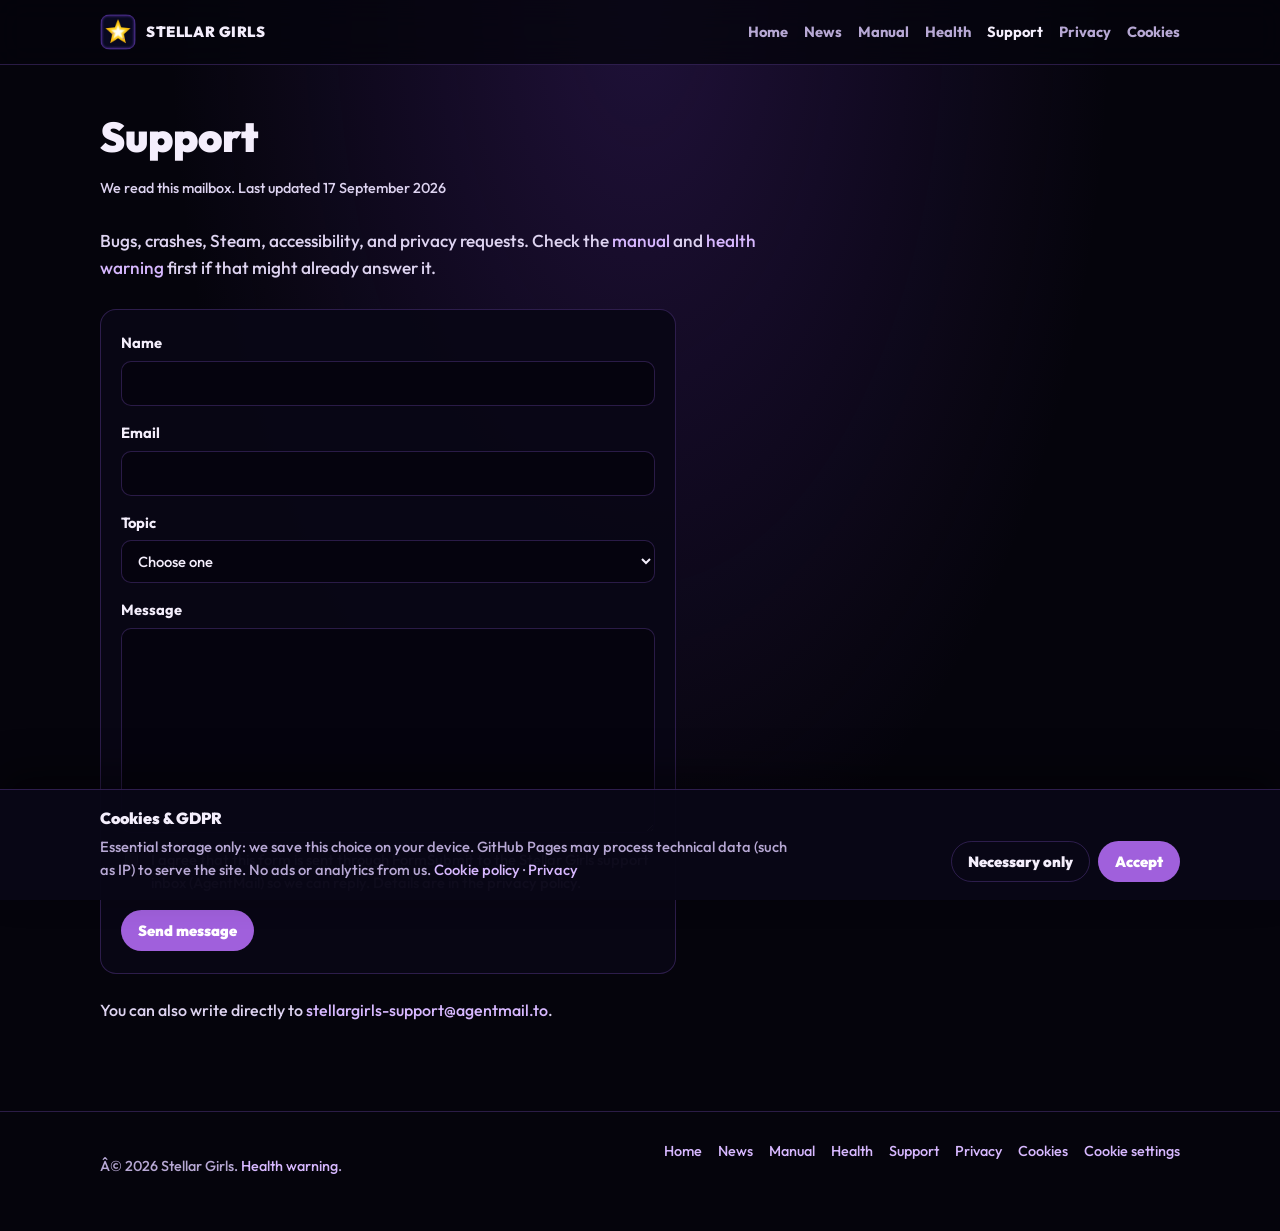
<file: support.html>
﻿<!doctype html>
<html lang="en">
  <head>
    <meta charset="UTF-8" />
    <meta name="viewport" content="width=device-width, initial-scale=1" />
    <title>Support — Stellar Girls</title>
    <meta
      name="description"
      content="Contact Stellar Girls support: bugs, Steam, privacy requests, and other questions."
    />
    <link rel="icon" href="assets/icon.jpg" />
    <link rel="stylesheet" href="styles.css" />
  </head>
  <body>
    <header class="site-header">
      <div class="wrap">
        <a class="brand" href="index.html">
          <img src="assets/icon.jpg" alt="" />
          Stellar Girls
        </a>
        <nav class="nav" aria-label="Primary">
          <a href="index.html">Home</a>
          
          <a href="news.html">News</a>
          <a href="manual.html">Manual</a>
          <a href="health.html">Health</a>
          <a href="support.html" aria-current="page">Support</a>
          <a href="privacy.html">Privacy</a>
          <a href="cookies.html">Cookies</a>
        </nav>
      </div>
    </header>

    <main class="doc">
      <div class="wrap">
        <h1>Support</h1>
        <p class="updated">We read this mailbox. Last updated 17 September 2026</p>

        <p class="lede">
          Bugs, crashes, Steam, accessibility, and privacy requests. Check the
          <a href="manual.html">manual</a> and
          <a href="health.html">health warning</a> first if that might already answer it.
        </p>

        <form
          class="support-form"
          action="https://formsubmit.co/fbda1179b3d32dd8cf11ae581e78fd18"
          method="POST"
        >
          <input type="hidden" name="_subject" value="Stellar Girls support" />
          <input type="hidden" name="_template" value="table" />
          <input type="hidden" name="_captcha" value="false" />
          <input
            type="hidden"
            name="_next"
            value="https://stellargirls.github.io/support-thanks.html"
          />
          <input
            type="hidden"
            name="_autoresponse"
            value="Thanks for writing to Stellar Girls. We read every message. If we need more detail, we will reply to the address you gave."
          />
          <input type="text" name="_honey" class="hp" tabindex="-1" autocomplete="off" aria-hidden="true" />

          <label>
            Name
            <input type="text" name="name" maxlength="120" autocomplete="name" required />
          </label>

          <label>
            Email
            <input type="email" name="email" maxlength="200" autocomplete="email" required />
          </label>

          <label>
            Topic
            <select name="topic" required>
              <option value="" disabled selected>Choose one</option>
              <option value="bug">Bug or crash</option>
              <option value="gameplay">How to play</option>
              <option value="steam">Steam / purchase</option>
              <option value="privacy">Privacy / GDPR</option>
              <option value="health">Health / accessibility</option>
              <option value="other">Something else</option>
            </select>
          </label>

          <label>
            Message
            <textarea name="message" rows="8" maxlength="8000" required></textarea>
          </label>

          <label class="check">
            <input type="checkbox" name="consent" value="yes" required />
            <span>
              I agree that this form is sent through FormSubmit to the Stellar Girls support inbox
              (AgentMail) so we can reply. Details are in the
              <a href="privacy.html">privacy policy</a>.
            </span>
          </label>

          <div class="form-actions">
            <button type="submit" class="btn primary">Send message</button>
          </div>
        </form>

        <p>
          You can also write directly to
          <a href="mailto:stellargirls-support@agentmail.to">stellargirls-support@agentmail.to</a>.
        </p>
      </div>
    </main>

    <footer class="site-footer">
      <div class="wrap">
        <p>Â© 2026 Stellar Girls. <a href="health.html">Health warning</a>.</p>
        <nav>
          <a href="index.html">Home</a>
          
          <a href="news.html">News</a>
          <a href="manual.html">Manual</a>
          <a href="health.html">Health</a>
          <a href="support.html">Support</a>
          <a href="privacy.html">Privacy</a>
          <a href="cookies.html">Cookies</a>
          <a href="#" data-cookie-settings>Cookie settings</a>
        </nav>
      </div>
    </footer>

    <div id="cookie-banner" class="cookie-banner" role="dialog" aria-labelledby="cookie-title" aria-describedby="cookie-desc">
      <div class="cookie-inner wrap">
        <div>
          <p id="cookie-title" class="cookie-title">Cookies &amp; GDPR</p>
          <p id="cookie-desc">
            Essential storage only: we save this choice on your device. GitHub Pages may process technical data (such as IP) to serve the site. No ads or analytics from us.
            <a href="cookies.html">Cookie policy</a> ·
            <a href="privacy.html">Privacy</a>
          </p>
        </div>
        <div class="cookie-actions">
          <button type="button" class="btn ghost" data-cookie="necessary">Necessary only</button>
          <button type="button" class="btn primary" data-cookie="all">Accept</button>
        </div>
      </div>
    </div>
    <script src="consent.js" defer></script>
  </body>
</html>
</file>
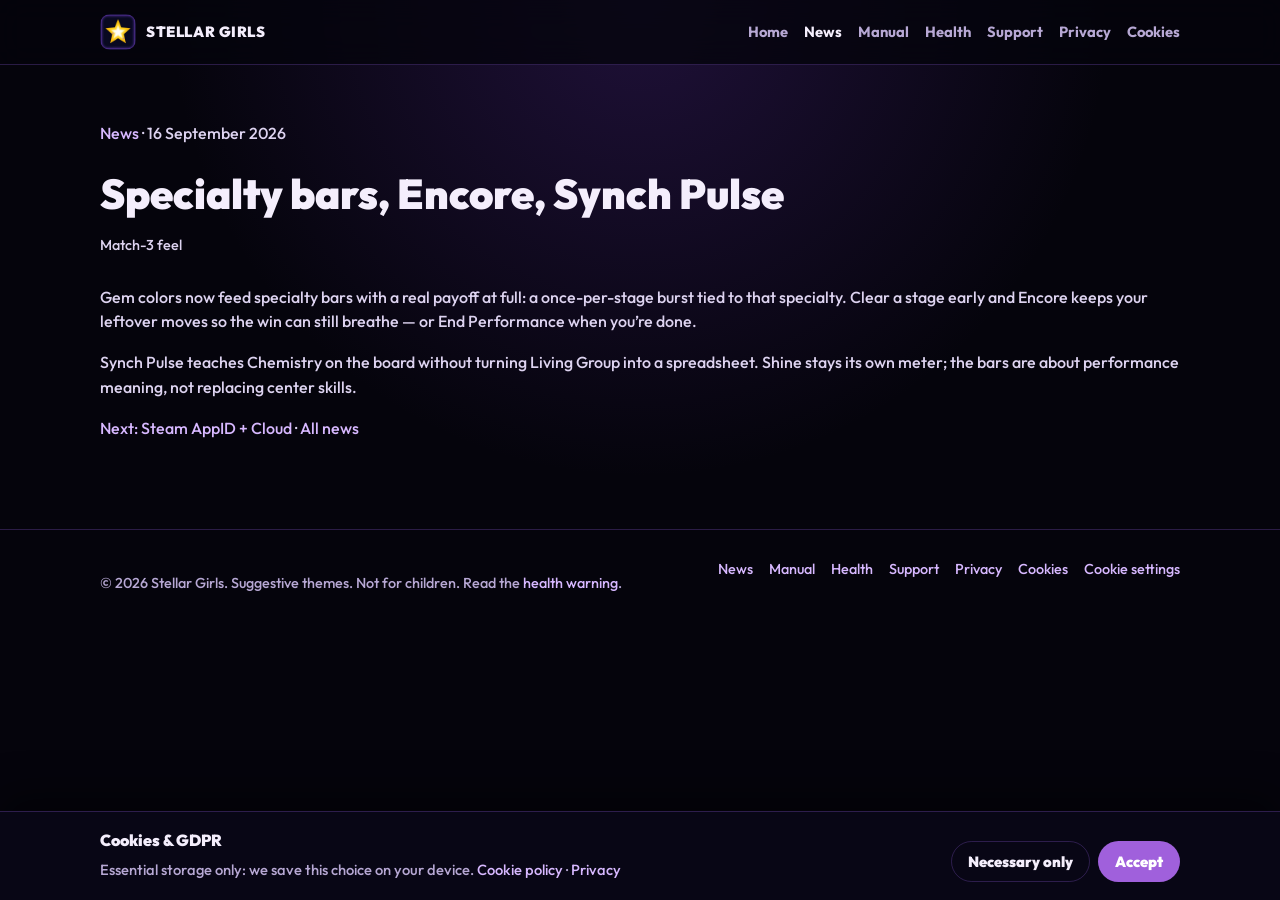
<file: news/2026-09-16.html>
<!doctype html>
<html lang="en">
  <head>
    <meta charset="UTF-8" />
    <meta name="viewport" content="width=device-width, initial-scale=1" />
    <title>16 Sep 2026 — Specialty bars, Encore, Synch Pulse — Stellar Girls</title>
    <meta
      name="description"
      content="Stellar Girls update: specialty performance bars, Encore leftover moves, and Synch Pulse teach."
    />
    <link rel="icon" href="../assets/icon.jpg" />
    <link rel="stylesheet" href="../styles.css" />
  </head>
  <body>
    <header class="site-header">
      <div class="wrap">
        <a class="brand" href="../index.html">
          <img src="../assets/icon.jpg" alt="" />
          Stellar Girls
        </a>
        <nav class="nav" aria-label="Primary">
          <a href="../index.html">Home</a>
          <a href="../news.html" aria-current="page">News</a>
          <a href="../manual.html">Manual</a>
          <a href="../health.html">Health</a>
          <a href="../support.html">Support</a>
          <a href="../privacy.html">Privacy</a>
          <a href="../cookies.html">Cookies</a>
        </nav>
      </div>
    </header>

    <main class="doc">
      <div class="wrap">
        <p class="news-kicker"><a href="../news.html">News</a> · <time datetime="2026-09-16">16 September 2026</time></p>
        <h1>Specialty bars, Encore, Synch Pulse</h1>
        <p class="updated">Match-3 feel</p>

        <p>
          Gem colors now feed specialty bars with a real payoff at full: a once-per-stage burst tied to that specialty.
          Clear a stage early and Encore keeps your leftover moves so the win can still breathe — or End Performance when you’re done.
        </p>
        <p>
          Synch Pulse teaches Chemistry on the board without turning Living Group into a spreadsheet.
          Shine stays its own meter; the bars are about performance meaning, not replacing center skills.
        </p>

        <p class="news-nav">
          <a href="2026-09-17.html">Next: Steam AppID + Cloud</a>
          ·
          <a href="../news.html">All news</a>
        </p>
      </div>
    </main>

    <footer class="site-footer">
      <div class="wrap">
        <p>© 2026 Stellar Girls. Suggestive themes. Not for children. Read the <a href="../health.html">health warning</a>.</p>
        <nav>
          <a href="../news.html">News</a>
          <a href="../manual.html">Manual</a>
          <a href="../health.html">Health</a>
          <a href="../support.html">Support</a>
          <a href="../privacy.html">Privacy</a>
          <a href="../cookies.html">Cookies</a>
          <a href="#" data-cookie-settings>Cookie settings</a>
        </nav>
      </div>
    </footer>

    <div id="cookie-banner" class="cookie-banner" role="dialog" aria-labelledby="cookie-title" aria-describedby="cookie-desc">
      <div class="cookie-inner wrap">
        <div>
          <p id="cookie-title" class="cookie-title">Cookies &amp; GDPR</p>
          <p id="cookie-desc">
            Essential storage only: we save this choice on your device.
            <a href="../cookies.html">Cookie policy</a> ·
            <a href="../privacy.html">Privacy</a>
          </p>
        </div>
        <div class="cookie-actions">
          <button type="button" class="btn ghost" data-cookie="necessary">Necessary only</button>
          <button type="button" class="btn primary" data-cookie="all">Accept</button>
        </div>
      </div>
    </div>
    <script src="../consent.js" defer></script>
  </body>
</html>
</file>
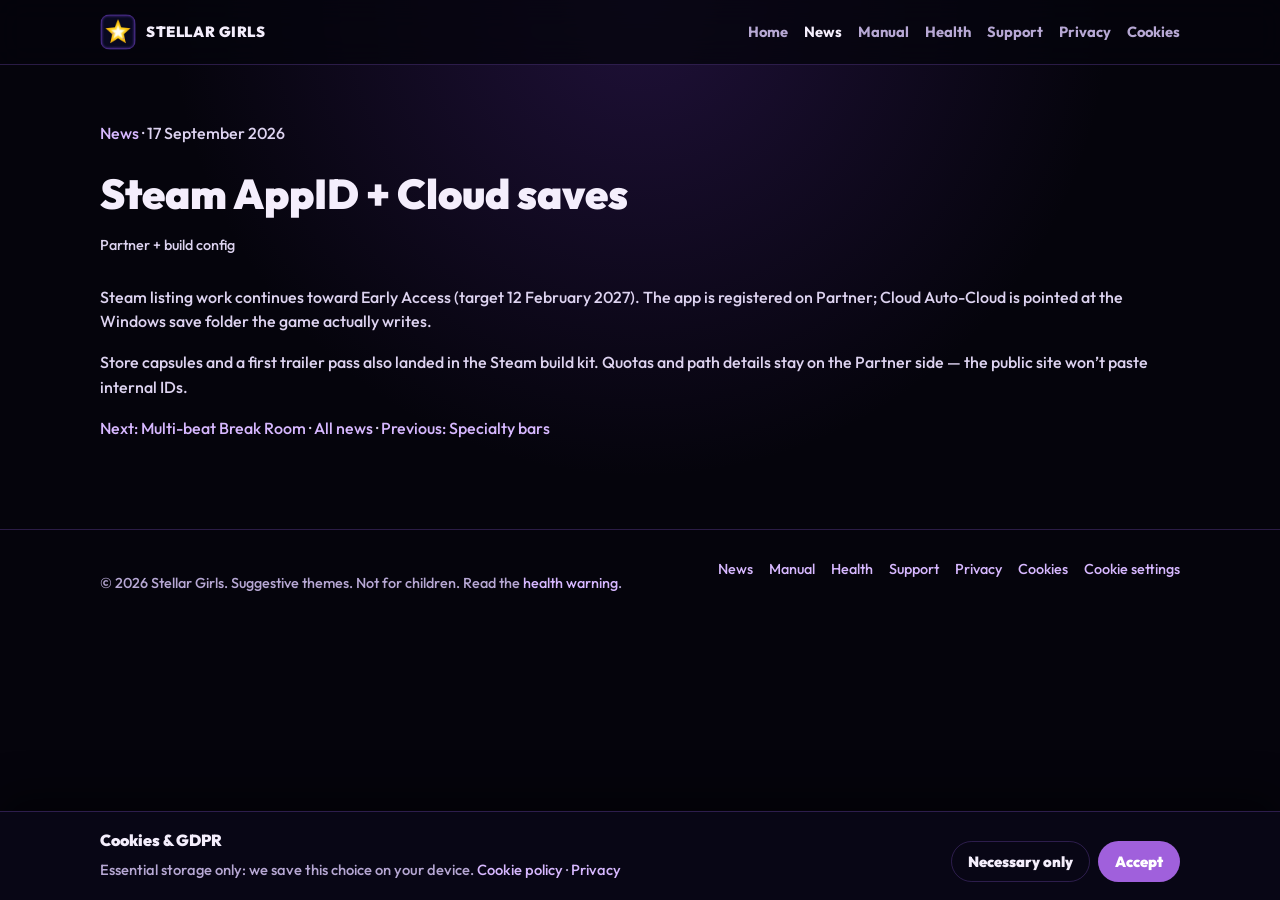
<file: news/2026-09-17.html>
<!doctype html>
<html lang="en">
  <head>
    <meta charset="UTF-8" />
    <meta name="viewport" content="width=device-width, initial-scale=1" />
    <title>17 Sep 2026 — Steam AppID + Cloud saves — Stellar Girls</title>
    <meta
      name="description"
      content="Stellar Girls update: Steam AppID confirmed and Cloud Auto-Cloud path set for Windows saves."
    />
    <link rel="icon" href="../assets/icon.jpg" />
    <link rel="stylesheet" href="../styles.css" />
  </head>
  <body>
    <header class="site-header">
      <div class="wrap">
        <a class="brand" href="../index.html">
          <img src="../assets/icon.jpg" alt="" />
          Stellar Girls
        </a>
        <nav class="nav" aria-label="Primary">
          <a href="../index.html">Home</a>
          <a href="../news.html" aria-current="page">News</a>
          <a href="../manual.html">Manual</a>
          <a href="../health.html">Health</a>
          <a href="../support.html">Support</a>
          <a href="../privacy.html">Privacy</a>
          <a href="../cookies.html">Cookies</a>
        </nav>
      </div>
    </header>

    <main class="doc">
      <div class="wrap">
        <p class="news-kicker"><a href="../news.html">News</a> · <time datetime="2026-09-17">17 September 2026</time></p>
        <h1>Steam AppID + Cloud saves</h1>
        <p class="updated">Partner + build config</p>

        <p>
          Steam listing work continues toward Early Access (target 12 February 2027).
          The app is registered on Partner; Cloud Auto-Cloud is pointed at the Windows save folder the game actually writes.
        </p>
        <p>
          Store capsules and a first trailer pass also landed in the Steam build kit.
          Quotas and path details stay on the Partner side — the public site won’t paste internal IDs.
        </p>

        <p class="news-nav">
          <a href="2026-09-18.html">Next: Multi-beat Break Room</a>
          ·
          <a href="../news.html">All news</a>
          ·
          <a href="2026-09-16.html">Previous: Specialty bars</a>
        </p>
      </div>
    </main>

    <footer class="site-footer">
      <div class="wrap">
        <p>© 2026 Stellar Girls. Suggestive themes. Not for children. Read the <a href="../health.html">health warning</a>.</p>
        <nav>
          <a href="../news.html">News</a>
          <a href="../manual.html">Manual</a>
          <a href="../health.html">Health</a>
          <a href="../support.html">Support</a>
          <a href="../privacy.html">Privacy</a>
          <a href="../cookies.html">Cookies</a>
          <a href="#" data-cookie-settings>Cookie settings</a>
        </nav>
      </div>
    </footer>

    <div id="cookie-banner" class="cookie-banner" role="dialog" aria-labelledby="cookie-title" aria-describedby="cookie-desc">
      <div class="cookie-inner wrap">
        <div>
          <p id="cookie-title" class="cookie-title">Cookies &amp; GDPR</p>
          <p id="cookie-desc">
            Essential storage only: we save this choice on your device.
            <a href="../cookies.html">Cookie policy</a> ·
            <a href="../privacy.html">Privacy</a>
          </p>
        </div>
        <div class="cookie-actions">
          <button type="button" class="btn ghost" data-cookie="necessary">Necessary only</button>
          <button type="button" class="btn primary" data-cookie="all">Accept</button>
        </div>
      </div>
    </div>
    <script src="../consent.js" defer></script>
  </body>
</html>
</file>
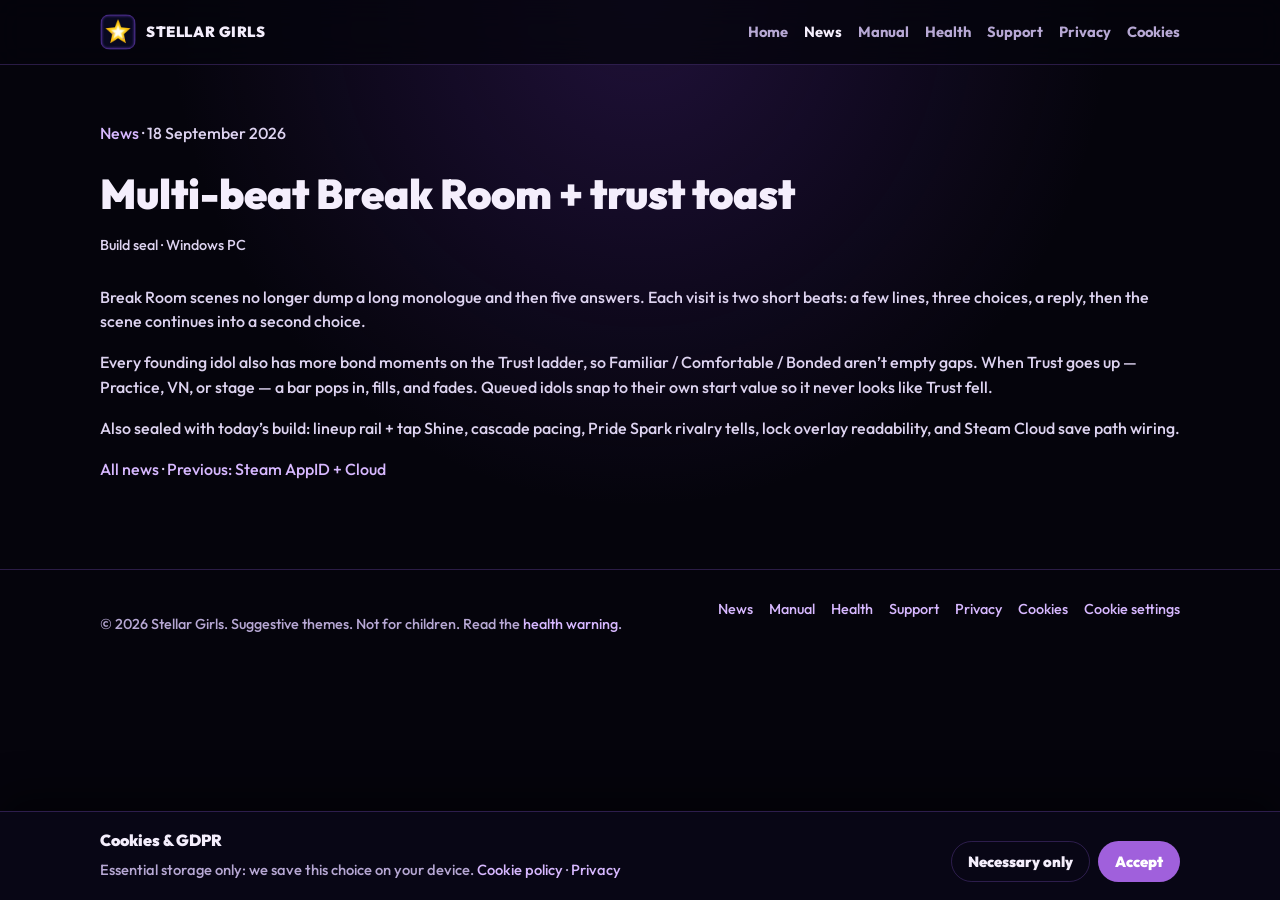
<file: news/2026-09-18.html>
<!doctype html>
<html lang="en">
  <head>
    <meta charset="UTF-8" />
    <meta name="viewport" content="width=device-width, initial-scale=1" />
    <title>18 Sep 2026 — Multi-beat Break Room + trust toast — Stellar Girls</title>
    <meta
      name="description"
      content="Stellar Girls update: multi-beat Break Room scenes, denser bond ladder, and a trust toast on gains."
    />
    <link rel="icon" href="../assets/icon.jpg" />
    <link rel="stylesheet" href="../styles.css" />
  </head>
  <body>
    <header class="site-header">
      <div class="wrap">
        <a class="brand" href="../index.html">
          <img src="../assets/icon.jpg" alt="" />
          Stellar Girls
        </a>
        <nav class="nav" aria-label="Primary">
          <a href="../index.html">Home</a>
          <a href="../news.html" aria-current="page">News</a>
          <a href="../manual.html">Manual</a>
          <a href="../health.html">Health</a>
          <a href="../support.html">Support</a>
          <a href="../privacy.html">Privacy</a>
          <a href="../cookies.html">Cookies</a>
        </nav>
      </div>
    </header>

    <main class="doc">
      <div class="wrap">
        <p class="news-kicker"><a href="../news.html">News</a> · <time datetime="2026-09-18">18 September 2026</time></p>
        <h1>Multi-beat Break Room + trust toast</h1>
        <p class="updated">Build seal · Windows PC</p>

        <p>
          Break Room scenes no longer dump a long monologue and then five answers.
          Each visit is two short beats: a few lines, three choices, a reply, then the scene continues into a second choice.
        </p>
        <p>
          Every founding idol also has more bond moments on the Trust ladder, so Familiar / Comfortable / Bonded aren’t empty gaps.
          When Trust goes up — Practice, VN, or stage — a bar pops in, fills, and fades. Queued idols snap to their own start value so it never looks like Trust fell.
        </p>
        <p>
          Also sealed with today’s build: lineup rail + tap Shine, cascade pacing, Pride Spark rivalry tells, lock overlay readability, and Steam Cloud save path wiring.
        </p>

        <p class="news-nav">
          <a href="../news.html">All news</a>
          ·
          <a href="2026-09-17.html">Previous: Steam AppID + Cloud</a>
        </p>
      </div>
    </main>

    <footer class="site-footer">
      <div class="wrap">
        <p>© 2026 Stellar Girls. Suggestive themes. Not for children. Read the <a href="../health.html">health warning</a>.</p>
        <nav>
          <a href="../news.html">News</a>
          <a href="../manual.html">Manual</a>
          <a href="../health.html">Health</a>
          <a href="../support.html">Support</a>
          <a href="../privacy.html">Privacy</a>
          <a href="../cookies.html">Cookies</a>
          <a href="#" data-cookie-settings>Cookie settings</a>
        </nav>
      </div>
    </footer>

    <div id="cookie-banner" class="cookie-banner" role="dialog" aria-labelledby="cookie-title" aria-describedby="cookie-desc">
      <div class="cookie-inner wrap">
        <div>
          <p id="cookie-title" class="cookie-title">Cookies &amp; GDPR</p>
          <p id="cookie-desc">
            Essential storage only: we save this choice on your device.
            <a href="../cookies.html">Cookie policy</a> ·
            <a href="../privacy.html">Privacy</a>
          </p>
        </div>
        <div class="cookie-actions">
          <button type="button" class="btn ghost" data-cookie="necessary">Necessary only</button>
          <button type="button" class="btn primary" data-cookie="all">Accept</button>
        </div>
      </div>
    </div>
    <script src="../consent.js" defer></script>
  </body>
</html>
</file>
<file: styles.css>
@font-face {
  font-family: 'Outfit';
  font-style: normal;
  font-weight: 500;
  font-display: swap;
  src: url('assets/fonts/outfit-500.woff2') format('woff2');
}

@font-face {
  font-family: 'Outfit';
  font-style: normal;
  font-weight: 700;
  font-display: swap;
  src: url('assets/fonts/outfit-700.woff2') format('woff2');
}

@font-face {
  font-family: 'Outfit';
  font-style: normal;
  font-weight: 900;
  font-display: swap;
  src: url('assets/fonts/outfit-900.woff2') format('woff2');
}

:root {
  color-scheme: dark;
  --bg: #05040c;
  --panel: rgba(9, 7, 22, 0.94);
  --border: rgba(140, 90, 220, 0.28);
  --text: #f4eefc;
  --muted: #b7a8d4;
  --accent: #a060dc;
  --font: 'Outfit', system-ui, sans-serif;
}

* {
  box-sizing: border-box;
}

html,
body {
  margin: 0;
  min-height: 100%;
  background: var(--bg);
  color: var(--text);
  font-family: var(--font);
  font-weight: 500;
  line-height: 1.55;
}

body {
  background:
    radial-gradient(ellipse at 50% 0%, rgba(80, 40, 140, 0.35), transparent 52%),
    #05040c;
}

a {
  color: #d7b8ff;
  text-decoration: none;
}

a:hover {
  color: #fff;
  text-decoration: underline;
}

img {
  max-width: 100%;
  height: auto;
}

.wrap {
  width: min(1080px, calc(100% - 40px));
  margin: 0 auto;
}

.site-header {
  position: sticky;
  top: 0;
  z-index: 5;
  backdrop-filter: blur(14px);
  background: rgba(5, 4, 12, 0.78);
  border-bottom: 1px solid var(--border);
}

.site-header .wrap {
  display: flex;
  align-items: center;
  justify-content: space-between;
  gap: 20px;
  padding: 14px 0;
}

.brand {
  display: flex;
  align-items: center;
  gap: 10px;
  color: var(--text);
  font-weight: 900;
  letter-spacing: 0.04em;
  text-transform: uppercase;
  font-size: 0.92rem;
}

.brand img {
  width: 36px;
  height: 36px;
  border-radius: 10px;
}

.nav {
  display: flex;
  flex-wrap: wrap;
  gap: 8px 16px;
  font-weight: 700;
  font-size: 0.92rem;
}

.nav a {
  color: var(--muted);
  text-decoration: none;
}

.nav a:hover,
.nav a[aria-current='page'] {
  color: var(--text);
}

.hero {
  position: relative;
  overflow: hidden;
  border-bottom: 1px solid var(--border);
}

.hero-art {
  display: block;
  width: 100%;
  max-height: 520px;
  object-fit: cover;
  object-position: center 28%;
}

.hero-copy {
  position: absolute;
  left: 0;
  right: 0;
  bottom: 0;
  padding: 48px 0 32px;
  background: linear-gradient(transparent, rgba(5, 4, 12, 0.92) 70%);
}

.hero h1 {
  margin: 0 0 8px;
  font-size: clamp(2.2rem, 5vw, 4rem);
  font-weight: 900;
}

.tagline {
  margin: 0 0 18px;
  color: var(--muted);
  font-size: 1.15rem;
}

.pills {
  display: flex;
  flex-wrap: wrap;
  gap: 8px;
}

.pill {
  display: inline-block;
  padding: 6px 12px;
  border: 1px solid var(--border);
  border-radius: 999px;
  background: var(--panel);
  color: var(--muted);
  font-size: 0.82rem;
  font-weight: 700;
}

.section {
  padding: 56px 0;
}

.section h2 {
  margin: 0 0 16px;
  font-size: 1.8rem;
  font-weight: 900;
}

.lede {
  max-width: 62ch;
  color: var(--muted);
  font-size: 1.08rem;
}

.grid-3 {
  display: grid;
  grid-template-columns: repeat(3, 1fr);
  gap: 16px;
  margin-top: 28px;
}

.card {
  background: var(--panel);
  border: 1px solid var(--border);
  border-radius: 16px;
  padding: 20px 18px;
}

.card h3 {
  margin: 0 0 8px;
  font-size: 1.08rem;
  font-weight: 800;
}

.card p {
  margin: 0;
  color: var(--muted);
}

.idols {
  display: grid;
  grid-template-columns: repeat(5, 1fr);
  gap: 12px;
  margin-top: 28px;
}

.idol {
  background: var(--panel);
  border: 1px solid var(--border);
  border-radius: 16px;
  overflow: hidden;
}

.idol-pic {
  height: 220px;
  background: #120a22 center / cover no-repeat;
}

.idol-pic.haeun { background-image: url('assets/idols/haeun.webp'); background-position: 50% 8%; }
.idol-pic.sooyeon { background-image: url('assets/idols/sooyeon.webp'); background-position: 50% 8%; }
.idol-pic.daeri { background-image: url('assets/idols/daeri.webp'); background-position: 50% 8%; }
.idol-pic.jina { background-image: url('assets/idols/jina.webp'); background-position: 62% 0%; }
.idol-pic.minji { background-image: url('assets/idols/minji.webp'); background-position: 18% 0%; }

.idol-meta {
  padding: 12px 12px 14px;
}

.idol-meta strong {
  display: block;
  font-weight: 800;
}

.idol-meta span {
  color: var(--muted);
  font-size: 0.86rem;
}

.doc {
  padding: 40px 0 72px;
}

.doc h1 {
  margin: 0 0 8px;
  font-size: clamp(1.8rem, 4vw, 2.6rem);
  font-weight: 900;
}

.updated {
  color: var(--muted);
  font-size: 0.9rem;
  margin: 0 0 28px;
}

.doc h2 {
  margin: 32px 0 10px;
  font-size: 1.25rem;
  font-weight: 800;
}

.doc h3 {
  margin: 22px 0 8px;
  font-size: 1.05rem;
}

.doc p,
.doc li {
  color: #ddd3f0;
}

.doc ul,
.doc ol {
  padding-left: 1.2em;
}

.doc .warn {
  border: 1px solid rgba(240, 192, 48, 0.35);
  background: rgba(240, 192, 48, 0.08);
  border-radius: 14px;
  padding: 16px 18px;
  margin: 18px 0 28px;
}

.site-footer {
  border-top: 1px solid var(--border);
  padding: 28px 0 40px;
  color: var(--muted);
  font-size: 0.9rem;
}

.site-footer .wrap {
  display: flex;
  flex-wrap: wrap;
  justify-content: space-between;
  gap: 12px 24px;
}

.site-footer nav {
  display: flex;
  flex-wrap: wrap;
  gap: 12px 16px;
}

.btn {
  appearance: none;
  font-family: inherit;
  font-weight: 800;
  font-size: 0.92rem;
  border-radius: 999px;
  padding: 10px 16px;
  cursor: pointer;
  border: 1px solid var(--border);
}

.btn.primary {
  background: var(--accent);
  border-color: transparent;
  color: #fff;
}

.btn.ghost {
  background: transparent;
  color: var(--text);
}

a.btn {
  display: inline-block;
  text-decoration: none;
}

a.btn:hover {
  color: #fff;
  text-decoration: none;
  filter: brightness(1.08);
}

.support-form {
  display: grid;
  gap: 16px;
  max-width: 36rem;
  margin: 28px 0 24px;
  padding: 22px 20px;
  background: var(--panel);
  border: 1px solid var(--border);
  border-radius: 16px;
}

.support-form label {
  display: grid;
  gap: 6px;
  font-weight: 700;
  font-size: 0.92rem;
}

.support-form input,
.support-form select,
.support-form textarea {
  font: inherit;
  font-weight: 500;
  color: var(--text);
  background: rgba(5, 4, 12, 0.7);
  border: 1px solid var(--border);
  border-radius: 10px;
  padding: 10px 12px;
}

.support-form textarea {
  resize: vertical;
  min-height: 8rem;
}

.support-form label.check {
  display: flex;
  align-items: flex-start;
  gap: 10px;
  font-weight: 500;
  color: var(--muted);
}

.support-form label.check input {
  margin-top: 4px;
  flex-shrink: 0;
}

.support-form .hp {
  position: absolute;
  left: -9999px;
  height: 0;
  width: 0;
  opacity: 0;
}

.form-actions {
  display: flex;
  gap: 10px;
}

.cookie-banner {
  position: fixed;
  left: 0;
  right: 0;
  bottom: 0;
  z-index: 30;
  background: rgba(9, 7, 22, 0.97);
  border-top: 1px solid var(--border);
  padding: 16px 0 18px;
  box-shadow: 0 -16px 40px rgba(0, 0, 0, 0.45);
}

.cookie-banner[hidden] {
  display: none;
}

.cookie-inner {
  display: flex;
  flex-wrap: wrap;
  align-items: flex-end;
  gap: 16px 24px;
}

.cookie-title {
  margin: 0 0 6px;
  font-weight: 800;
}

.cookie-inner p:last-child {
  margin: 0;
  color: var(--muted);
  font-size: 0.92rem;
  max-width: 70ch;
}

.cookie-actions {
  display: flex;
  flex-wrap: wrap;
  gap: 8px;
  margin-left: auto;
}

.table-wrap {
  overflow-x: auto;
  margin: 16px 0 24px;
}

.doc-table {
  width: 100%;
  border-collapse: collapse;
  font-size: 0.92rem;
}

.doc-table th,
.doc-table td {
  text-align: left;
  vertical-align: top;
  padding: 10px 12px;
  border: 1px solid var(--border);
}

.doc-table th {
  background: rgba(140, 90, 220, 0.12);
}

@media (max-width: 900px) {
  .grid-3,
  .idols {
    grid-template-columns: 1fr 1fr;
  }
}

@media (max-width: 640px) {
  .grid-3,
  .idols {
    grid-template-columns: 1fr;
  }

  .hero-copy {
    position: static;
    padding: 20px 0 8px;
    background: none;
  }
}
</file>
